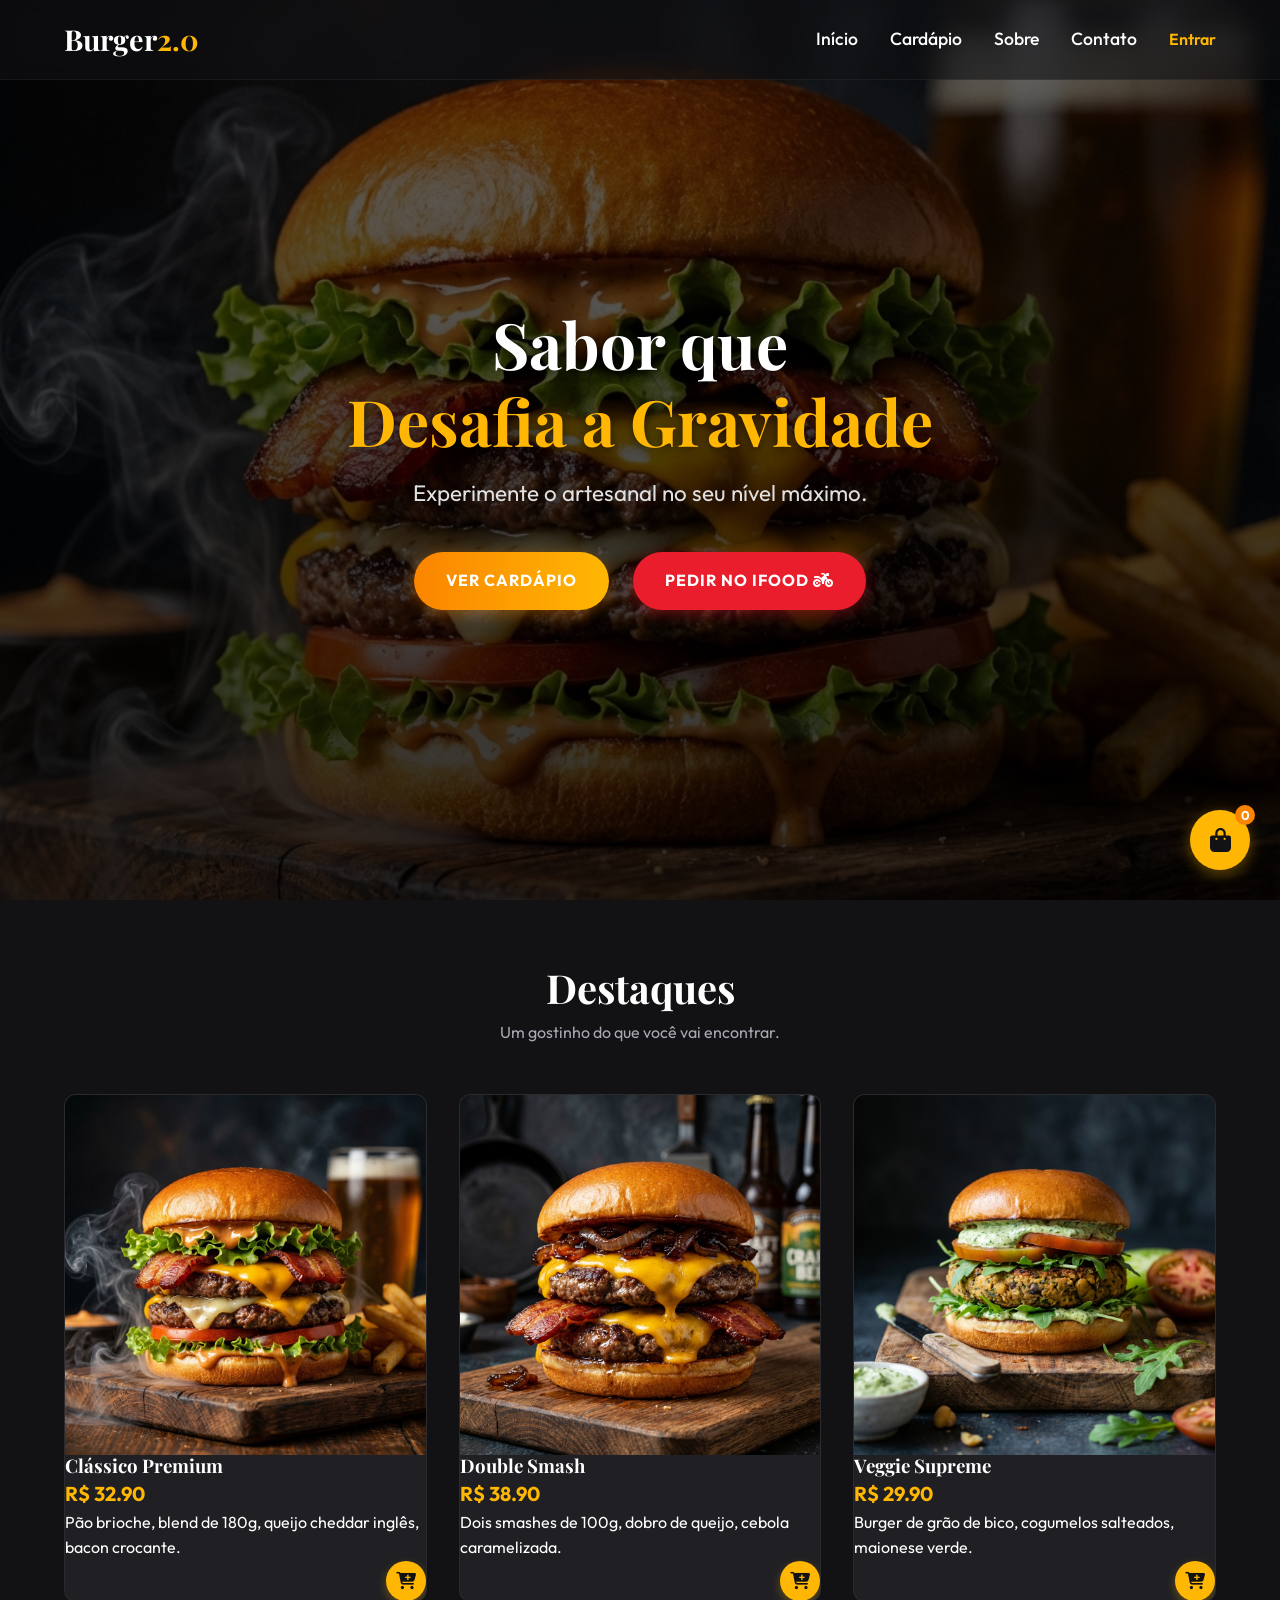
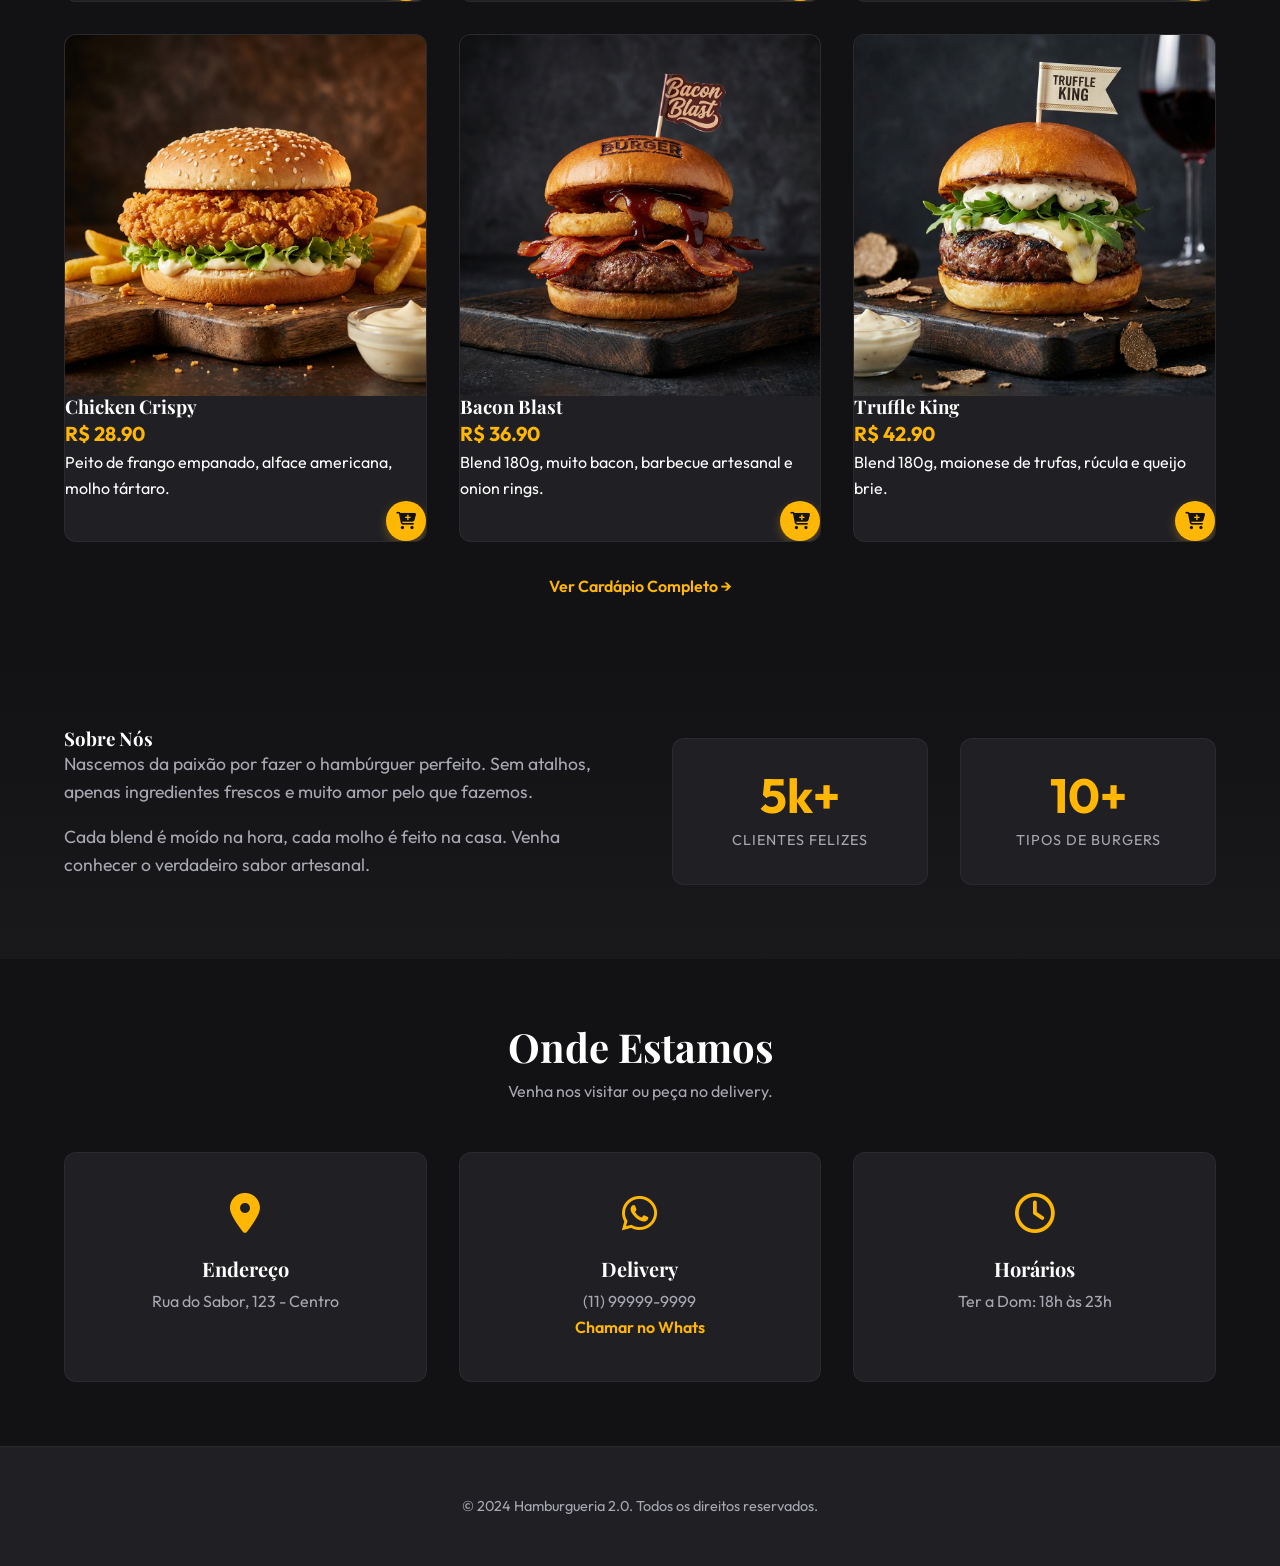
<file: index.html>
<!DOCTYPE html>
<html lang="pt-BR">

<head>
    <meta charset="UTF-8">
    <meta name="viewport" content="width=device-width, initial-scale=1.0">
    <meta name="description" content="Hamburgueria 2.0 - O melhor sabor da cidade">
    <title>Hamburgueria 2.0</title>

    <!-- Fonts -->
    <link rel="preconnect" href="https://fonts.googleapis.com">
    <link rel="preconnect" href="https://fonts.gstatic.com" crossorigin>
    <link
        href="https://fonts.googleapis.com/css2?family=Outfit:wght@300;400;500;700&family=Playfair+Display:ital,wght@0,700;1,700&display=swap"
        rel="stylesheet">

    <!-- Icons -->
    <link rel="stylesheet" href="https://cdnjs.cloudflare.com/ajax/libs/font-awesome/6.4.0/css/all.min.css">

    <!-- Styles -->
    <link rel="stylesheet" href="assets/css/styles.css">
</head>

<body>
    <div id="app">
        <header class="header">
            <nav class="navbar">
                <div class="logo">
                    <h1>Burger<span class="highlight">2.0</span></h1>
                </div>
                <button class="menu-toggle" id="mobile-menu-btn">
                    <i class="fa-solid fa-bars"></i>
                </button>
                <div class="navbar-content" id="navbar-content">
                    <ul class="nav-links">
                        <li><a href="index.html">Início</a></li>
                        <li><a href="menu.html">Cardápio</a></li>
                        <li><a href="about.html">Sobre</a></li>
                        <li><a href="contact.html">Contato</a></li>
                    </ul>
                    <div class="auth-buttons" style="display: flex; align-items: center; gap: 15px;">
                        <a href="login.html" id="login-btn" class="btn-text" style="text-decoration:none;">Entrar</a>
                        <span id="user-display" class="user-display"
                            style="display: none; color: var(--primary);"></span>
                        <a href="orders.html" id="my-orders-btn" class="btn-text"
                            style="display: none; font-size: 0.9rem; text-decoration: none;"><i
                                class="fa-solid fa-receipt"></i> Meus Pedidos</a>
                        <button id="logout-btn" class="btn-text" style="display: none;"><i
                                class="fa-solid fa-right-from-bracket"></i></button>
                    </div>
                </div>
            </nav>
        </header>

        <main>
            <section class="hero" id="home">
                <div class="hero-content">
                    <h2>Sabor que <br><span class="highlight">Desafia a Gravidade</span></h2>
                    <p>Experimente o artesanal no seu nível máximo.</p>
                    <div class="hero-buttons">
                        <a href="menu.html" class="btn-primary">Ver Cardápio</a>
                        <a href="https://www.ifood.com.br" target="_blank" class="btn-primary btn-ifood">
                            Pedir no iFood <i class="fa-solid fa-motorcycle"></i>
                        </a>
                    </div>
                </div>
            </section>

            <section id="menu-preview" class="section">
                <div class="container">
                    <div class="section-header">
                        <h3>Destaques</h3>
                        <p>Um gostinho do que você vai encontrar.</p>
                    </div>
                    <!-- Slight change: we will just show a button or a few items, but for now let's keep it simple or just remove the grid if the user wants strictly a separate page. 
                         For a premium site, usually the home has a "highlights" section. 
                         I'll redirect the grid to render only highlights or just a link. 
                         Let's keep the grid container but maybe script will fill it?
                         The script fills .menu-grid. If I keep .menu-grid here, it will fill with ALL items.
                         Maybe unrelated but I should rename identifiers if I want different behavior.
                         For now, I'll keep it as is, so Home also has the menu, but the LINK goes to menu.html.
                         User asked: "adicione uma pagina so para cardapio".
                         So Home probably shouldn't show the FULL menu, or maybe just highlights.
                         I'll keep it simple: Home has the full menu section for now (as scrollable), but the link "Cardápio" goes to the separate page.
                    -->
                    <div class="menu-grid">
                        <!-- Items injected via JS -->
                    </div>
                    <div style="text-align: center; margin-top: 2rem;">
                        <a href="menu.html" class="btn-text">Ver Cardápio Completo &rarr;</a>
                    </div>
                </div>
            </section>

            <!-- Removing Auth Modal below -->


            <section id="about" class="section about-section">
                <div class="container">
                    <div class="about-content">
                        <div class="about-text">
                            <h3>Sobre Nós</h3>
                            <p>Nascemos da paixão por fazer o hambúrguer perfeito. Sem atalhos, apenas ingredientes
                                frescos e muito amor pelo que fazemos.</p>
                            <p>Cada blend é moído na hora, cada molho é feito na casa. Venha conhecer o verdadeiro sabor
                                artesanal.</p>
                        </div>
                        <div class="about-stats">
                            <div class="stat">
                                <span class="number">5k+</span>
                                <span class="label">Clientes Felizes</span>
                            </div>
                            <div class="stat">
                                <span class="number">10+</span>
                                <span class="label">Tipos de Burgers</span>
                            </div>
                        </div>
                    </div>
                </div>
            </section>

            <section id="contact" class="section contact-section">
                <div class="container">
                    <div class="section-header">
                        <h3>Onde Estamos</h3>
                        <p>Venha nos visitar ou peça no delivery.</p>
                    </div>
                    <div class="contact-grid">
                        <div class="contact-card">
                            <i class="fa-solid fa-location-dot"></i>
                            <h4>Endereço</h4>
                            <p>Rua do Sabor, 123 - Centro</p>
                        </div>
                        <div class="contact-card">
                            <i class="fa-brands fa-whatsapp"></i>
                            <h4>Delivery</h4>
                            <p>(11) 99999-9999</p>
                            <a href="#" class="btn-text">Chamar no Whats</a>
                        </div>
                        <div class="contact-card">
                            <i class="fa-regular fa-clock"></i>
                            <h4>Horários</h4>
                            <p>Ter a Dom: 18h às 23h</p>
                        </div>
                    </div>
                </div>
            </section>
        </main>

        <footer>
            <p>&copy; 2024 Hamburgueria 2.0. Todos os direitos reservados.</p>
        </footer>

        <!-- Cart Modal -->
        <div id="cart-modal" class="cart-overlay">
            <div class="cart-container">
                <div class="cart-header">
                    <h3>Seu Pedido</h3>
                    <button id="close-cart-btn"><i class="fa-solid fa-xmark"></i></button>
                </div>
                <div class="cart-items" id="cart-items">
                    <!-- Items will be injected here via JS -->
                    <p class="empty-cart-msg">Seu carrinho está vazio.</p>
                </div>
                <div class="cart-footer">
                    <div class="cart-total">
                        <span>Total:</span>
                        <span id="cart-total-price">R$ 0,00</span>
                    </div>
                    <button id="checkout-btn" class="btn-primary">Finalizar Pedido <i
                            class="fa-solid fa-check"></i></button>
                </div>
            </div>
        </div>

        <!-- Float Button for Cart -->
        <button id="cart-btn" class="cart-float-btn">
            <i class="fa-solid fa-bag-shopping"></i>
            <span id="cart-count" class="cart-count">0</span>
        </button>

        <!-- Auth Modal -->
        <div id="auth-modal" class="auth-overlay">
            <div class="auth-container">
                <button id="close-auth-btn" class="close-modal-btn"><i class="fa-solid fa-xmark"></i></button>

                <!-- Login Form -->
                <div id="login-form" class="auth-form active">
                    <h3>Bem-vindo de volta!</h3>
                    <p>Faça login para continuar.</p>
                    <form onsubmit="event.preventDefault(); window.handleLogin();">
                        <div class="input-group">
                            <i class="fa-solid fa-envelope"></i>
                            <input type="email" id="login-email" placeholder="Seu e-mail" required>
                        </div>
                        <div class="input-group">
                            <i class="fa-solid fa-lock"></i>
                            <input type="password" id="login-password" placeholder="Sua senha" required>
                        </div>
                        <button type="submit" class="btn-primary full-width">Entrar</button>
                    </form>
                    <p class="auth-switch">
                        Não tem conta? <a href="#" id="switch-to-register">Cadastre-se</a>
                    </p>
                </div>

                <!-- Register Form -->
                <div id="register-form" class="auth-form">
                    <h3>Crie sua conta</h3>
                    <p>Junte-se a nós para ofertas exclusivas.</p>
                    <form onsubmit="event.preventDefault(); window.handleRegister();">
                        <div class="input-group">
                            <i class="fa-solid fa-user"></i>
                            <input type="text" id="register-name" placeholder="Seu nome completo" required>
                        </div>
                        <div class="input-group">
                            <i class="fa-solid fa-envelope"></i>
                            <input type="email" id="register-email" placeholder="Seu melhor e-mail" required>
                        </div>
                        <div class="input-group">
                            <i class="fa-solid fa-lock"></i>
                            <input type="password" id="register-password" placeholder="Uma senha segura" required>
                        </div>
                        <button type="submit" class="btn-primary full-width">Cadastrar</button>
                    </form>
                    <p class="auth-switch">
                        Já tem conta? <a href="#" id="switch-to-login">Entrar</a>
                    </p>
                </div>
            </div>
        </div>
    </div>

    <script src="assets/js/script.js"></script>
</body>

</html>
</file>
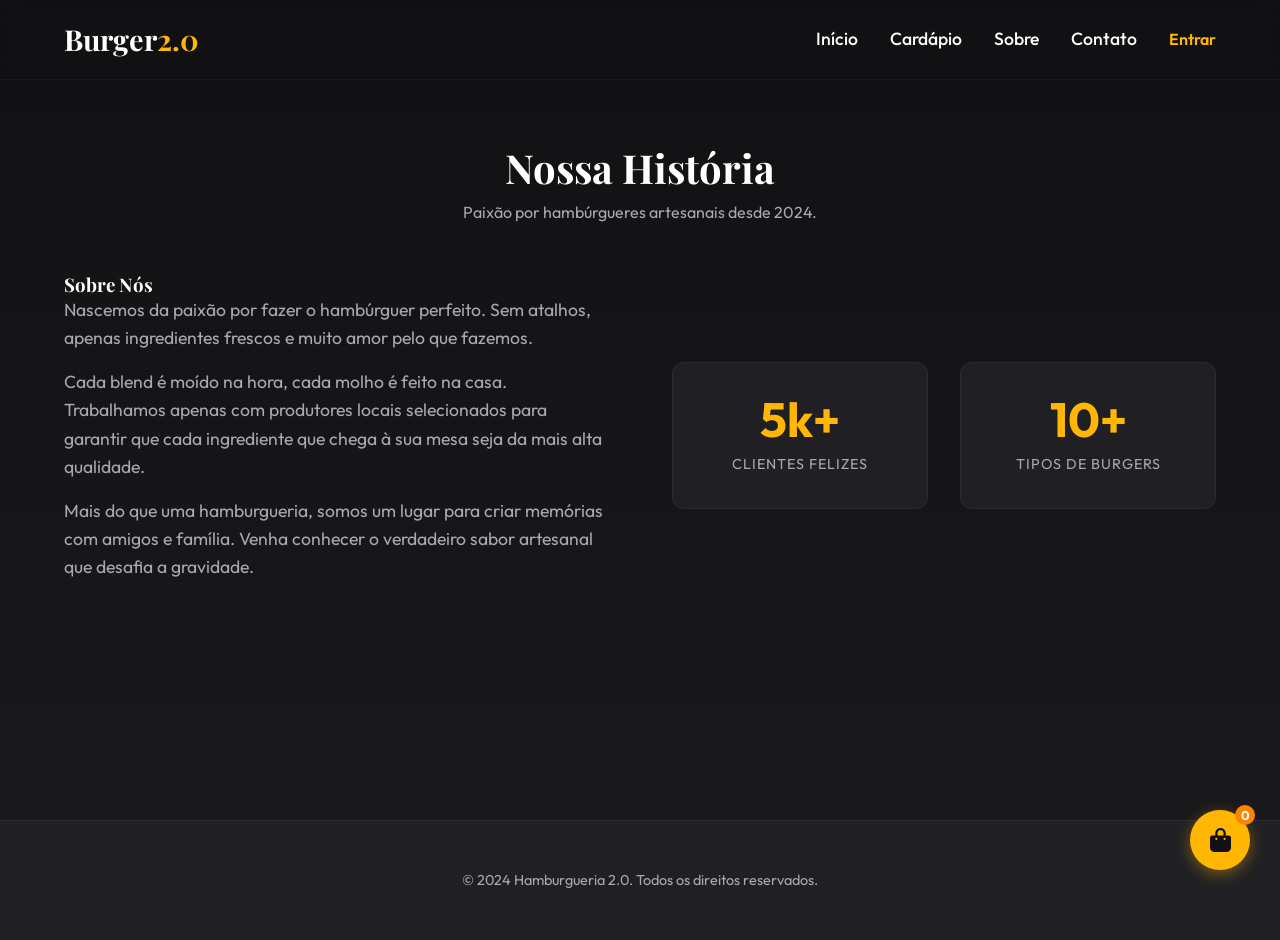
<file: about.html>
<!DOCTYPE html>
<html lang="pt-BR">

<head>
    <meta charset="UTF-8">
    <meta name="viewport" content="width=device-width, initial-scale=1.0">
    <meta name="description" content="Sobre Nós - Hamburgueria 2.0">
    <title>Sobre - Hamburgueria 2.0</title>
    <!-- Fonts -->
    <link rel="preconnect" href="https://fonts.googleapis.com">
    <link rel="preconnect" href="https://fonts.gstatic.com" crossorigin>
    <link
        href="https://fonts.googleapis.com/css2?family=Outfit:wght@300;400;500;700&family=Playfair+Display:ital,wght@0,700;1,700&display=swap"
        rel="stylesheet">
    <!-- Icons -->
    <link rel="stylesheet" href="https://cdnjs.cloudflare.com/ajax/libs/font-awesome/6.4.0/css/all.min.css">
    <!-- Styles -->
    <link rel="stylesheet" href="assets/css/styles.css">
</head>

<body>
    <div id="app">
        <header class="header">
            <nav class="navbar">
                <div class="logo">
                    <a href="index.html" style="text-decoration:none;">
                        <h1>Burger<span class="highlight">2.0</span></h1>
                    </a>
                </div>
                <button class="menu-toggle" id="mobile-menu-btn">
                    <i class="fa-solid fa-bars"></i>
                </button>
                <div class="navbar-content" id="navbar-content">
                    <ul class="nav-links">
                        <li><a href="index.html">Início</a></li>
                        <li><a href="menu.html">Cardápio</a></li>
                        <li><a href="about.html" class="active">Sobre</a></li>
                        <li><a href="contact.html">Contato</a></li>
                    </ul>
                    <div class="auth-buttons" style="display: flex; align-items: center; gap: 15px;">
                        <a href="login.html" id="login-btn" class="btn-text" style="text-decoration:none;">Entrar</a>
                        <span id="user-display" class="user-display"
                            style="display: none; color: var(--primary);"></span>
                        <a href="orders.html" id="my-orders-btn" class="btn-text"
                            style="display: none; font-size: 0.9rem; text-decoration: none;"><i
                                class="fa-solid fa-receipt"></i> Meus Pedidos</a>
                        <button id="logout-btn" class="btn-text" style="display: none;"><i
                                class="fa-solid fa-right-from-bracket"></i></button>
                        <!-- Cart Indicator in Header for Desktop -->
                        <div id="header-cart-indicator"
                            style="color: var(--primary); font-weight: bold; margin-left:10px; display:none;">
                            <i class="fa-solid fa-cart-shopping"></i> <span id="header-cart-count">0</span>
                        </div>
                    </div>
                </div>
            </nav>
        </header>

        <main style="padding-top: 80px;">
            <section class="section about-section" style="min-height: calc(100vh - 80px - 80px);">
                <div class="container">
                    <div class="section-header">
                        <h3>Nossa História</h3>
                        <p>Paixão por hambúrgueres artesanais desde 2024.</p>
                    </div>
                    <div class="about-content">
                        <div class="about-text">
                            <h3>Sobre Nós</h3>
                            <p>Nascemos da paixão por fazer o hambúrguer perfeito. Sem atalhos, apenas ingredientes
                                frescos e muito amor pelo que fazemos.</p>
                            <p>Cada blend é moído na hora, cada molho é feito na casa. Trabalhamos apenas com produtores
                                locais selecionados para garantir que cada ingrediente que chega à sua mesa seja da mais
                                alta qualidade.</p>
                            <p>Mais do que uma hamburgueria, somos um lugar para criar memórias com amigos e família.
                                Venha conhecer o verdadeiro sabor artesanal que desafia a gravidade.</p>
                        </div>
                        <div class="about-stats">
                            <div class="stat">
                                <span class="number">5k+</span>
                                <span class="label">Clientes Felizes</span>
                            </div>
                            <div class="stat">
                                <span class="number">10+</span>
                                <span class="label">Tipos de Burgers</span>
                            </div>
                        </div>
                    </div>
                </div>
            </section>
        </main>

        <footer>
            <p>&copy; 2024 Hamburgueria 2.0. Todos os direitos reservados.</p>
        </footer>

        <!-- Cart Modal -->
        <div id="cart-modal" class="cart-overlay">
            <div class="cart-container">
                <div class="cart-header">
                    <h3>Seu Pedido</h3>
                    <button id="close-cart-btn"><i class="fa-solid fa-xmark"></i></button>
                </div>
                <div class="cart-items" id="cart-items">
                    <!-- Items will be injected here via JS -->
                    <p class="empty-cart-msg">Seu carrinho está vazio.</p>
                </div>
                <div class="cart-footer">
                    <div class="cart-total">
                        <span>Total:</span>
                        <span id="cart-total-price">R$ 0,00</span>
                    </div>
                    <button id="checkout-btn" class="btn-primary">Finalizar no WhatsApp <i
                            class="fa-brands fa-whatsapp"></i></button>
                </div>
            </div>
        </div>

        <!-- Float Button for Cart -->
        <button id="cart-btn" class="cart-float-btn">
            <i class="fa-solid fa-bag-shopping"></i>
            <span id="cart-count" class="cart-count">0</span>
        </button>

        <!-- Auth Modal -->
        <div id="auth-modal" class="auth-overlay">
            <div class="auth-container">
                <button id="close-auth-btn" class="close-modal-btn"><i class="fa-solid fa-xmark"></i></button>

                <!-- Login Form -->
                <div id="login-form" class="auth-form active">
                    <h3>Bem-vindo de volta!</h3>
                    <p>Faça login para continuar.</p>
                    <form onsubmit="event.preventDefault(); window.handleLogin();">
                        <div class="input-group">
                            <i class="fa-solid fa-envelope"></i>
                            <input type="email" id="login-email" placeholder="Seu e-mail" required>
                        </div>
                        <div class="input-group">
                            <i class="fa-solid fa-lock"></i>
                            <input type="password" id="login-password" placeholder="Sua senha" required>
                        </div>
                        <button type="submit" class="btn-primary full-width">Entrar</button>
                    </form>
                    <p class="auth-switch">
                        Não tem conta? <a href="#" id="switch-to-register">Cadastre-se</a>
                    </p>
                </div>

                <!-- Register Form -->
                <div id="register-form" class="auth-form">
                    <h3>Crie sua conta</h3>
                    <p>Junte-se a nós para ofertas exclusivas.</p>
                    <form onsubmit="event.preventDefault(); window.handleRegister();">
                        <div class="input-group">
                            <i class="fa-solid fa-user"></i>
                            <input type="text" id="register-name" placeholder="Seu nome completo" required>
                        </div>
                        <div class="input-group">
                            <i class="fa-solid fa-envelope"></i>
                            <input type="email" id="register-email" placeholder="Seu melhor e-mail" required>
                        </div>
                        <div class="input-group">
                            <i class="fa-solid fa-lock"></i>
                            <input type="password" id="register-password" placeholder="Uma senha segura" required>
                        </div>
                        <button type="submit" class="btn-primary full-width">Cadastrar</button>
                    </form>
                    <p class="auth-switch">
                        Já tem conta? <a href="#" id="switch-to-login">Entrar</a>
                    </p>
                </div>
            </div>
        </div>
    </div>
    <script src="assets/js/script.js"></script>
</body>

</html>
</file>
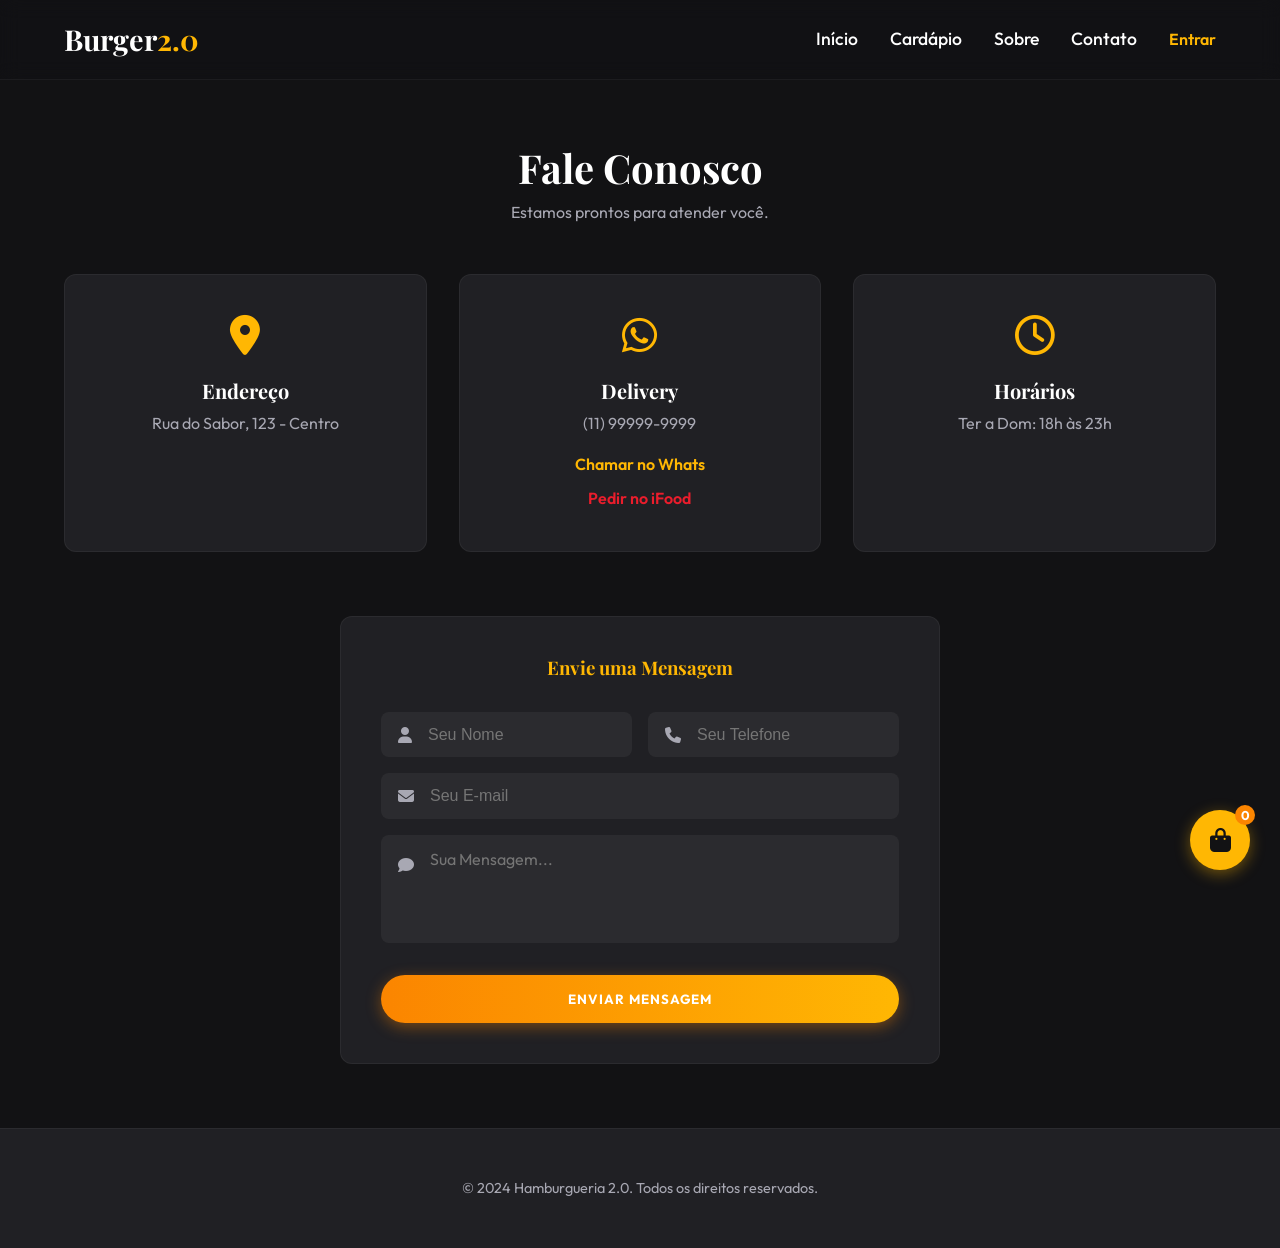
<file: contact.html>
<!DOCTYPE html>
<html lang="pt-BR">

<head>
    <meta charset="UTF-8">
    <meta name="viewport" content="width=device-width, initial-scale=1.0">
    <meta name="description" content="Fale Conosco - Hamburgueria 2.0">
    <title>Contato - Hamburgueria 2.0</title>
    <!-- Fonts -->
    <link rel="preconnect" href="https://fonts.googleapis.com">
    <link rel="preconnect" href="https://fonts.gstatic.com" crossorigin>
    <link
        href="https://fonts.googleapis.com/css2?family=Outfit:wght@300;400;500;700&family=Playfair+Display:ital,wght@0,700;1,700&display=swap"
        rel="stylesheet">
    <!-- Icons -->
    <link rel="stylesheet" href="https://cdnjs.cloudflare.com/ajax/libs/font-awesome/6.4.0/css/all.min.css">
    <!-- Styles -->
    <link rel="stylesheet" href="assets/css/styles.css">
    <style>
        .contact-form-section {
            max-width: 600px;
            margin: 4rem auto 0;
            background: var(--card-bg);
            padding: 2.5rem;
            border-radius: var(--border-radius);
            border: 1px solid rgba(255, 255, 255, 0.05);
        }

        .contact-form-section h3 {
            text-align: center;
            margin-bottom: 2rem;
            color: var(--primary);
        }

        .form-row {
            display: grid;
            grid-template-columns: 1fr 1fr;
            gap: 1rem;
        }

        @media (max-width: 768px) {
            .form-row {
                grid-template-columns: 1fr;
            }
        }
    </style>
</head>

<body>
    <div id="app">
        <header class="header">
            <nav class="navbar">
                <div class="logo">
                    <a href="index.html" style="text-decoration:none;">
                        <h1>Burger<span class="highlight">2.0</span></h1>
                    </a>
                </div>
                <button class="menu-toggle" id="mobile-menu-btn">
                    <i class="fa-solid fa-bars"></i>
                </button>
                <div class="navbar-content" id="navbar-content">
                    <ul class="nav-links">
                        <li><a href="index.html">Início</a></li>
                        <li><a href="menu.html">Cardápio</a></li>
                        <li><a href="about.html">Sobre</a></li>
                        <li><a href="contact.html" class="active">Contato</a></li>
                    </ul>
                    <div class="auth-buttons" style="display: flex; align-items: center; gap: 15px;">
                        <a href="login.html" id="login-btn" class="btn-text" style="text-decoration:none;">Entrar</a>
                        <span id="user-display" class="user-display"
                            style="display: none; color: var(--primary);"></span>
                        <a href="orders.html" id="my-orders-btn" class="btn-text"
                            style="display: none; font-size: 0.9rem; text-decoration: none;"><i
                                class="fa-solid fa-receipt"></i> Meus Pedidos</a>
                        <button id="logout-btn" class="btn-text" style="display: none;"><i
                                class="fa-solid fa-right-from-bracket"></i></button>
                        <!-- Cart Indicator in Header for Desktop -->
                        <div id="header-cart-indicator"
                            style="color: var(--primary); font-weight: bold; margin-left:10px; display:none;">
                            <i class="fa-solid fa-cart-shopping"></i> <span id="header-cart-count">0</span>
                        </div>
                    </div>
                </div>
            </nav>
        </header>

        <main style="padding-top: 80px;">
            <section class="section contact-section">
                <div class="container">
                    <div class="section-header">
                        <h3>Fale Conosco</h3>
                        <p>Estamos prontos para atender você.</p>
                    </div>

                    <div class="contact-grid">
                        <div class="contact-card">
                            <i class="fa-solid fa-location-dot"></i>
                            <h4>Endereço</h4>
                            <p>Rua do Sabor, 123 - Centro</p>
                        </div>
                        <div class="contact-card">
                            <i class="fa-brands fa-whatsapp"></i>
                            <h4>Delivery</h4>
                            <p>(11) 99999-9999</p>
                            <div style="display: flex; flex-direction: column; gap: 0.5rem; margin-top: 1rem;">
                                <a href="#" class="btn-text">Chamar no Whats</a>
                                <a href="https://www.ifood.com.br" target="_blank" class="btn-text"
                                    style="color: #EA1D2C;">Pedir no iFood</a>
                            </div>
                        </div>
                        <div class="contact-card">
                            <i class="fa-regular fa-clock"></i>
                            <h4>Horários</h4>
                            <p>Ter a Dom: 18h às 23h</p>
                        </div>
                    </div>

                    <!-- Contact Form -->
                    <div class="contact-form-section">
                        <h3>Envie uma Mensagem</h3>
                        <form onsubmit="event.preventDefault(); alert('Mensagem enviada com sucesso! (Demo)');">
                            <div class="form-row">
                                <div class="input-group">
                                    <i class="fa-solid fa-user"></i>
                                    <input type="text" placeholder="Seu Nome" required>
                                </div>
                                <div class="input-group">
                                    <i class="fa-solid fa-phone"></i>
                                    <input type="tel" placeholder="Seu Telefone">
                                </div>
                            </div>
                            <div class="input-group">
                                <i class="fa-solid fa-envelope"></i>
                                <input type="email" placeholder="Seu E-mail" required>
                            </div>
                            <div class="input-group" style="align-items: flex-start;">
                                <i class="fa-solid fa-comment" style="margin-top: 8px;"></i>
                                <textarea placeholder="Sua Mensagem..." rows="4"
                                    style="width: 100%; background: none; border: none; color: #fff; outline: none; resize: none; font-family: inherit; font-size: 1rem;"></textarea>
                            </div>
                            <button type="submit" class="btn-primary full-width">Enviar Mensagem</button>
                        </form>
                    </div>
                </div>
            </section>
        </main>

        <footer>
            <p>&copy; 2024 Hamburgueria 2.0. Todos os direitos reservados.</p>
        </footer>

        <!-- Cart Modal -->
        <div id="cart-modal" class="cart-overlay">
            <div class="cart-container">
                <div class="cart-header">
                    <h3>Seu Pedido</h3>
                    <button id="close-cart-btn"><i class="fa-solid fa-xmark"></i></button>
                </div>
                <div class="cart-items" id="cart-items">
                    <!-- Items will be injected here via JS -->
                    <p class="empty-cart-msg">Seu carrinho está vazio.</p>
                </div>
                <div class="cart-footer">
                    <div class="cart-total">
                        <span>Total:</span>
                        <span id="cart-total-price">R$ 0,00</span>
                    </div>
                    <button id="checkout-btn" class="btn-primary">Finalizar no WhatsApp <i
                            class="fa-brands fa-whatsapp"></i></button>
                </div>
            </div>
        </div>

        <!-- Float Button for Cart -->
        <button id="cart-btn" class="cart-float-btn">
            <i class="fa-solid fa-bag-shopping"></i>
            <span id="cart-count" class="cart-count">0</span>
        </button>

        <!-- Auth Modal -->
        <div id="auth-modal" class="auth-overlay">
            <div class="auth-container">
                <button id="close-auth-btn" class="close-modal-btn"><i class="fa-solid fa-xmark"></i></button>

                <!-- Login Form -->
                <div id="login-form" class="auth-form active">
                    <h3>Bem-vindo de volta!</h3>
                    <p>Faça login para continuar.</p>
                    <form onsubmit="event.preventDefault(); window.handleLogin();">
                        <div class="input-group">
                            <i class="fa-solid fa-envelope"></i>
                            <input type="email" id="login-email" placeholder="Seu e-mail" required>
                        </div>
                        <div class="input-group">
                            <i class="fa-solid fa-lock"></i>
                            <input type="password" id="login-password" placeholder="Sua senha" required>
                        </div>
                        <button type="submit" class="btn-primary full-width">Entrar</button>
                    </form>
                    <p class="auth-switch">
                        Não tem conta? <a href="#" id="switch-to-register">Cadastre-se</a>
                    </p>
                </div>

                <!-- Register Form -->
                <div id="register-form" class="auth-form">
                    <h3>Crie sua conta</h3>
                    <p>Junte-se a nós para ofertas exclusivas.</p>
                    <form onsubmit="event.preventDefault(); window.handleRegister();">
                        <div class="input-group">
                            <i class="fa-solid fa-user"></i>
                            <input type="text" id="register-name" placeholder="Seu nome completo" required>
                        </div>
                        <div class="input-group">
                            <i class="fa-solid fa-envelope"></i>
                            <input type="email" id="register-email" placeholder="Seu melhor e-mail" required>
                        </div>
                        <div class="input-group">
                            <i class="fa-solid fa-lock"></i>
                            <input type="password" id="register-password" placeholder="Uma senha segura" required>
                        </div>
                        <button type="submit" class="btn-primary full-width">Cadastrar</button>
                    </form>
                    <p class="auth-switch">
                        Já tem conta? <a href="#" id="switch-to-login">Entrar</a>
                    </p>
                </div>
            </div>
        </div>
    </div>
    <script src="assets/js/script.js"></script>
</body>

</html>
</file>
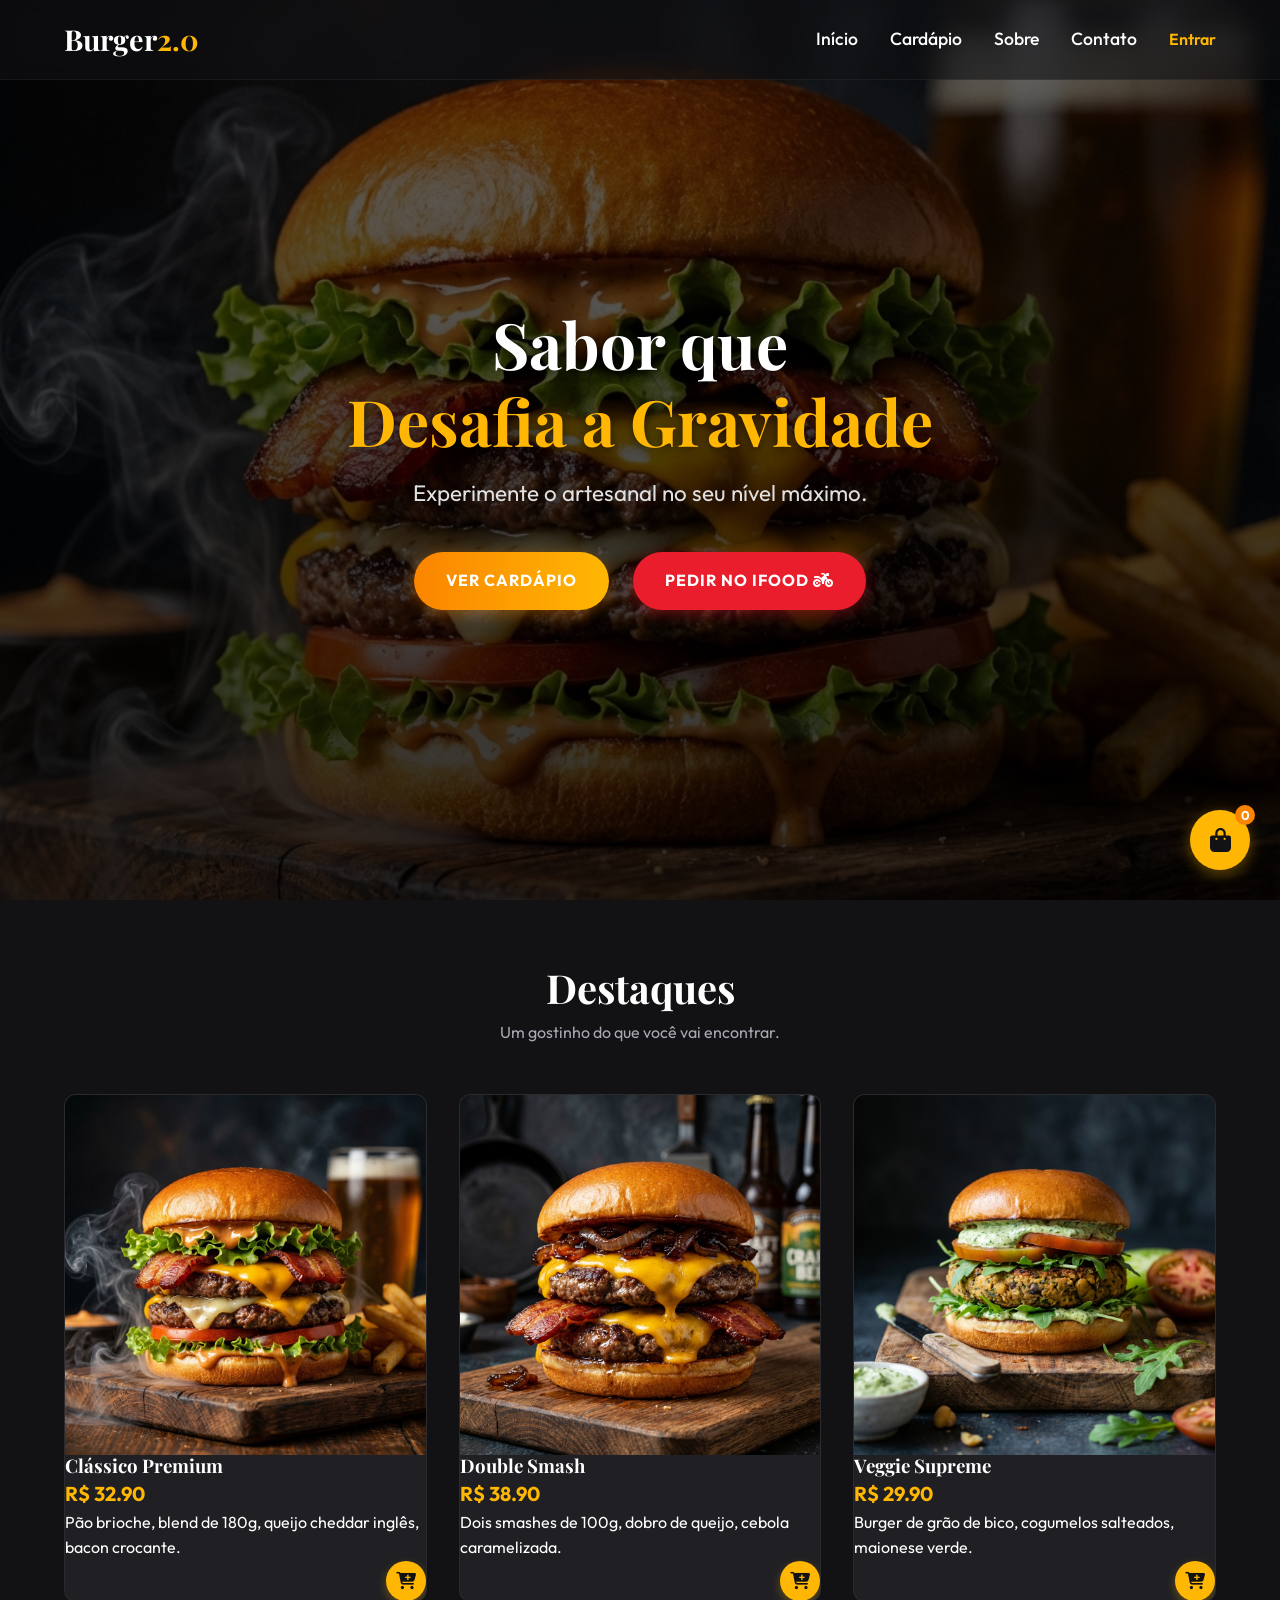
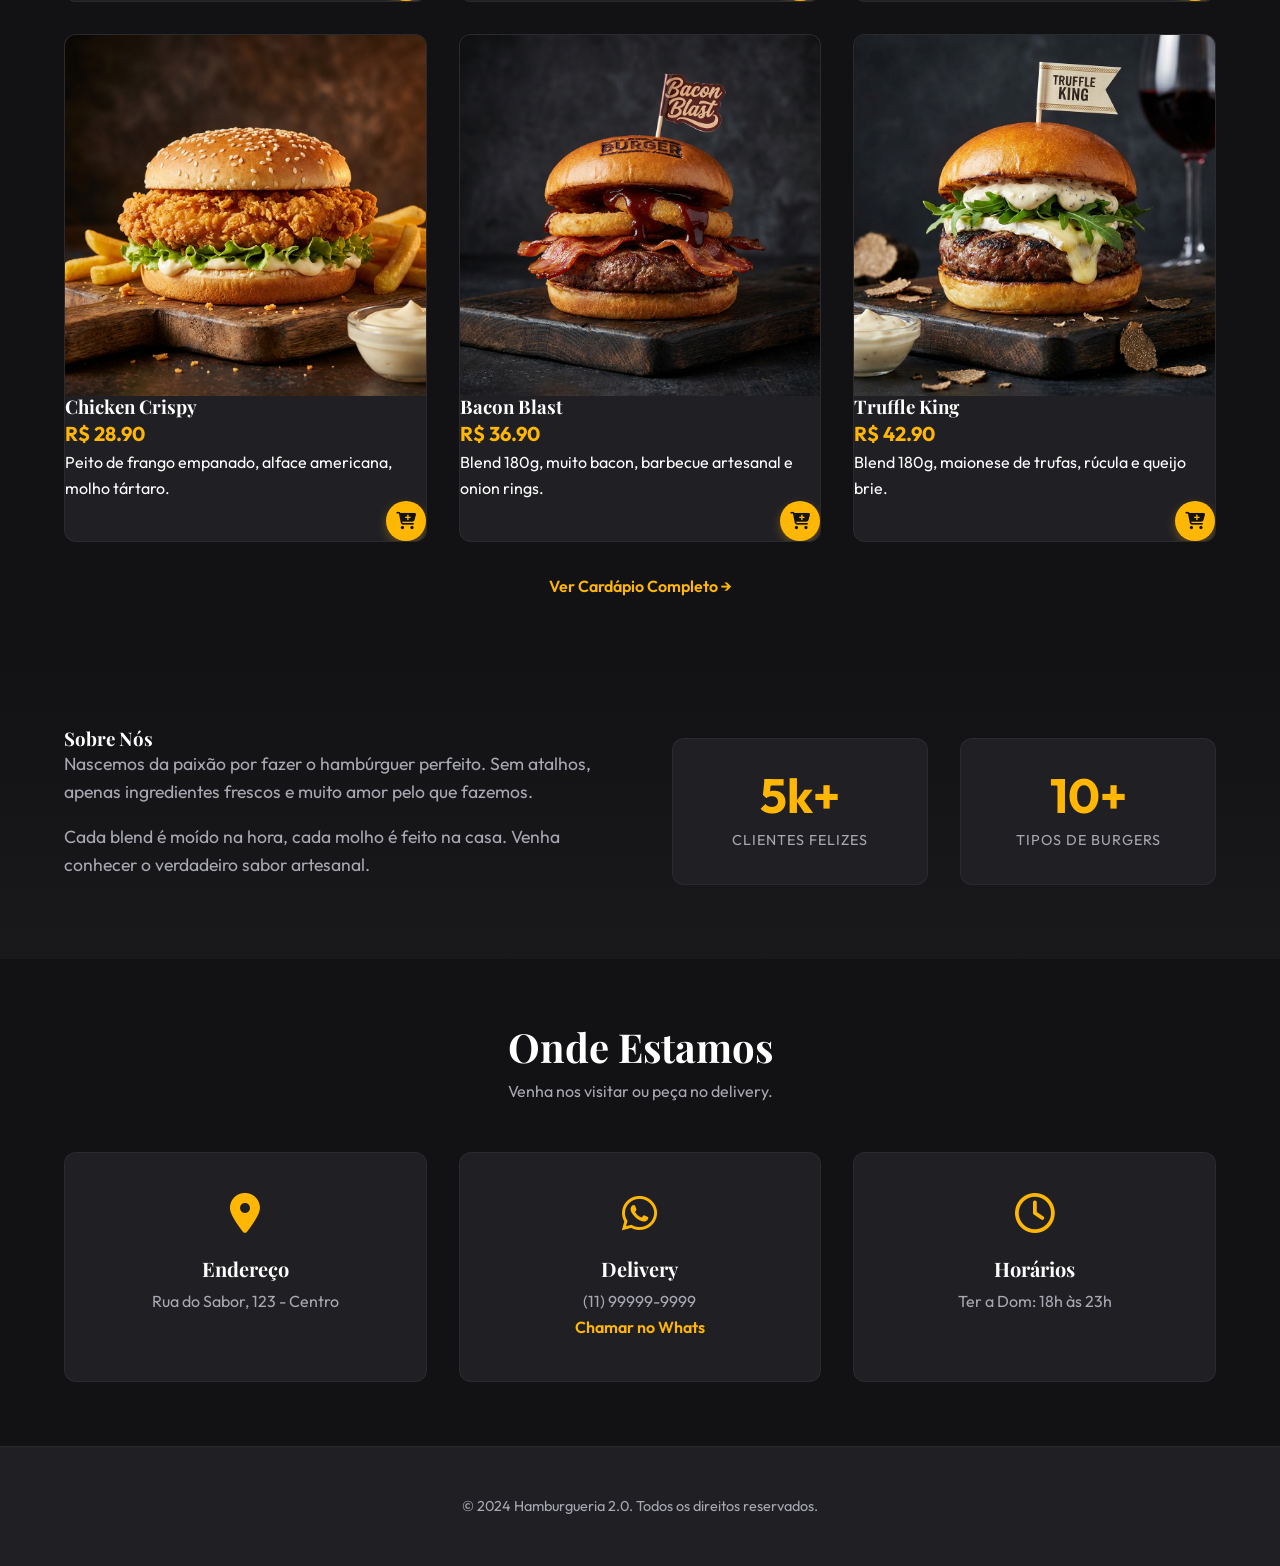
<file: dashboard.html>
<!DOCTYPE html>
<html lang="pt-BR">

<head>
    <meta charset="UTF-8">
    <meta name="viewport" content="width=device-width, initial-scale=1.0">
    <title>Dashboard - Hamburgueria 2.0</title>
    <!-- Fonts -->
    <link rel="preconnect" href="https://fonts.googleapis.com">
    <link rel="preconnect" href="https://fonts.gstatic.com" crossorigin>
    <link
        href="https://fonts.googleapis.com/css2?family=Outfit:wght@300;400;500;700&family=Playfair+Display:ital,wght@0,700;1,700&display=swap"
        rel="stylesheet">
    <!-- Icons -->
    <link rel="stylesheet" href="https://cdnjs.cloudflare.com/ajax/libs/font-awesome/6.4.0/css/all.min.css">
    <!-- Styles -->
    <link rel="stylesheet" href="assets/css/styles.css">
    <style>
        .dashboard-container {
            display: flex;
            min-height: 100vh;
        }

        .sidebar {
            width: 250px;
            background: rgba(18, 18, 20, 0.9);
            border-right: 1px solid rgba(255, 255, 255, 0.05);
            padding: 2rem;
            display: flex;
            flex-direction: column;
        }

        .sidebar h2 {
            margin-bottom: 2rem;
            font-size: 1.5rem;
        }

        .sidebar a {
            color: var(--text-muted);
            text-decoration: none;
            padding: 1rem 0;
            border-bottom: 1px solid rgba(255, 255, 255, 0.05);
            transition: color 0.3s;
        }

        .sidebar a:hover,
        .sidebar a.active {
            color: var(--primary);
        }

        .main-content {
            flex: 1;
            padding: 2rem;
            overflow-y: auto;
        }

        .stats-grid {
            display: grid;
            grid-template-columns: repeat(auto-fit, minmax(250px, 1fr));
            gap: 1.5rem;
            margin-bottom: 3rem;
        }

        .stat-card {
            background: var(--card-bg);
            padding: 1.5rem;
            border-radius: var(--border-radius);
            display: flex;
            align-items: center;
            gap: 1rem;
        }

        .stat-icon {
            font-size: 2rem;
            color: var(--primary);
        }

        .status-badge {
            padding: 0.3rem 0.8rem;
            border-radius: 20px;
            font-size: 0.8rem;
            font-weight: 500;
        }

        .status-pending {
            background: rgba(251, 133, 0, 0.2);
            color: var(--primary);
        }

        .status-completed {
            background: rgba(0, 255, 127, 0.2);
            color: #00ff7f;
        }

        .status-cancelled {
            background: rgba(255, 69, 58, 0.2);
            color: #ff453a;
        }

        .btn-action {
            background: none;
            border: none;
            color: var(--text-muted);
            cursor: pointer;
            transition: color 0.3s;
            margin-right: 0.8rem;
        }

        .btn-action:hover {
            color: var(--light);
        }

        .stat-info h4 {
            color: var(--text-muted);
            font-size: 0.9rem;
            margin-bottom: 0.3rem;
        }

        .stat-info .value {
            font-size: 1.5rem;
            font-weight: 700;
        }

        .orders-table {
            width: 100%;
            border-collapse: collapse;
            background: var(--card-bg);
            border-radius: var(--border-radius);
            overflow: hidden;
        }

        .orders-table th,
        .orders-table td {
            text-align: left;
            padding: 1rem;
            border-bottom: 1px solid rgba(255, 255, 255, 0.05);
        }

        .orders-table th {
            background: rgba(255, 255, 255, 0.05);
            font-weight: 600;
        }

        @media (max-width: 768px) {
            .dashboard-container {
                flex-direction: column;
            }

            .sidebar {
                width: 100%;
            }
        }

        /* Fix Dropdown Visibility */
        select option {
            background: #121214;
            color: white;
        }

        /* Modal Default Style */
        .modal {
            display: none;
            position: fixed;
            top: 0;
            left: 0;
            width: 100%;
            height: 100%;
            background: rgba(0, 0, 0, 0.7);
            z-index: 1000;
            justify-content: center;
            align-items: center;
        }

        .modal.open {
            display: flex;
        }

        .modal-content {
            background: var(--card-bg);
            padding: 2rem;
            border-radius: var(--border-radius);
            min-width: 300px;
            animation: slideUp 0.3s ease;
            position: relative;
        }

        .close-modal {
            position: absolute;
            top: 15px;
            right: 15px;
            background: none;
            border: none;
            font-size: 1.2rem;
            cursor: pointer;
            color: var(--danger, #ff453a);
        }
    </style>
</head>

<body>
    <div class="dashboard-container">
        <aside class="sidebar">
            <h2>Burger<span class="highlight">2.0</span> Admin</h2>
            <a href="#" onclick="switchView('dashboard')" class="active"><i class="fa-solid fa-chart-line"></i> Visão
                Geral</a>
            <a href="#" onclick="switchView('orders')"><i class="fa-solid fa-list"></i> Pedidos</a>
            <a href="#" onclick="switchView('products')"><i class="fa-solid fa-box"></i> Produtos</a>
            <a href="#" onclick="logout()" style="margin-top: auto; border: none;"><i
                    class="fa-solid fa-right-from-bracket"></i> Sair</a>
        </aside>

        <main class="main-content">
            <!-- VIEW: OVERVIEW -->
            <div id="view-dashboard" class="dashboard-view active">
                <header style="margin-bottom: 2rem;">
                    <h3>Dashboard de Vendas</h3>
                    <p>Bem-vindo, Admin.</p>
                </header>

                <div class="stats-grid">
                    <div class="stat-card">
                        <div class="stat-icon"><i class="fa-solid fa-cart-shopping"></i></div>
                        <div class="stat-info">
                            <h4>Total de Vendas</h4>
                            <div class="value" id="total-sales">0</div>
                        </div>
                    </div>
                    <div class="stat-card">
                        <div class="stat-icon"><i class="fa-solid fa-dollar-sign"></i></div>
                        <div class="stat-info">
                            <h4>Faturamento</h4>
                            <div class="value" id="total-revenue">R$ 0,00</div>
                        </div>
                    </div>
                    <div class="stat-card">
                        <div class="stat-icon"><i class="fa-solid fa-users"></i></div>
                        <div class="stat-info">
                            <h4>Clientes</h4>
                            <div class="value" id="total-customers">0</div>
                        </div>
                    </div>
                </div>

                <section>
                    <div
                        style="display: flex; justify-content: space-between; align-items: center; margin-bottom: 1rem;">
                        <h4 style="margin: 0;">Pedidos Recentes</h4>
                        <button onclick="clearAllOrders()"
                            style="background: var(--danger); color: white; border: none; padding: 0.4rem 0.8rem; border-radius: 4px; cursor: pointer; font-size: 0.8rem;">
                            <i class="fa-solid fa-trash"></i> Limpar Tudo
                        </button>
                    </div>
                    <div style="overflow-x: auto;">
                        <table class="orders-table">
                            <thead>
                                <tr>
                                    <th>#ID</th>
                                    <th>Data</th>
                                    <th>Cliente</th>
                                    <th>Total</th>
                                    <th>Status</th>
                                    <th>Ações</th>
                                </tr>
                            </thead>
                            <tbody id="recent-orders-body">
                                <!-- Rows injected via JS -->
                            </tbody>
                        </table>
                    </div>
                </section>
            </div>

            <!-- VIEW: ORDERS (Full List) -->
            <div id="view-orders" class="dashboard-view" style="display: none;">
                <header
                    style="margin-bottom: 2rem; display: flex; justify-content: space-between; align-items: center;">
                    <div>
                        <h3>Gestão de Pedidos</h3>
                        <p>Todos os pedidos realizados.</p>
                    </div>
                    <button onclick="clearAllOrders()"
                        style="background: var(--danger); color: white; border: none; padding: 0.5rem 1rem; border-radius: 4px; cursor: pointer;">
                        <i class="fa-solid fa-trash"></i> Excluir Histórico
                    </button>
                </header>
                <div style="overflow-x: auto;">
                    <table class="orders-table">
                        <thead>
                            <tr>
                                <th>#ID</th>
                                <th>Data</th>
                                <th>Cliente</th>
                                <th>Total</th>
                                <th>Status</th>
                                <th>Ações</th>
                            </tr>
                        </thead>
                        <tbody id="all-orders-body">
                            <!-- Rows injected via JS -->
                        </tbody>
                    </table>
                </div>
            </div>

            <!-- VIEW: PRODUCTS -->
            <div id="view-products" class="dashboard-view" style="display: none;">
                <header
                    style="margin-bottom: 2rem; display: flex; justify-content: space-between; align-items: center;">
                    <div>
                        <h3>Meus Produtos</h3>
                        <p>Gerencie o cardápio da loja.</p>
                    </div>
                    <div style="display: flex; gap: 10px;">
                        <button onclick="resetProductsToDefault()"
                            style="background-color: var(--danger); color: white; border: none; border-radius: 8px; padding: 0.5rem 1rem; cursor: pointer;">
                            <i class="fa-solid fa-rotate-right"></i> Resetar
                        </button>
                        <button class="btn-primary" onclick="openProductModal()"><i class="fa-solid fa-plus"></i> Novo
                            Produto</button>
                    </div>
                </header>

                <div style="overflow-x: auto;">
                    <table class="orders-table">
                        <thead>
                            <tr>
                                <th>Imagem</th>
                                <th>Nome</th>
                                <th>Categoria</th>
                                <th>Preço</th>
                                <th>Ações</th>
                            </tr>
                        </thead>
                        <tbody id="products-body">
                            <!-- Rows injected -->
                        </tbody>
                    </table>
                </div>
            </div>
        </main>
    </div>

    <!-- Order Details Modal -->
    <div id="order-modal" class="auth-overlay">
        <div class="auth-container" style="max-width: 600px;">
            <button id="close-order-btn" class="close-modal-btn" onclick="closeOrderModal()"><i
                    class="fa-solid fa-xmark"></i></button>
            <div class="auth-form active" style="text-align: left;">
                <h3 style="margin-bottom: 1rem;">Detalhes do Pedido <span id="modal-order-id"
                        style="color: var(--primary);">#</span></h3>

                <div
                    style="margin-bottom: 1.5rem; padding-bottom: 1rem; border-bottom: 1px solid rgba(255,255,255,0.1);">
                    <p><strong>Cliente:</strong> <span id="modal-customer"></span></p>
                    <p><strong>Data:</strong> <span id="modal-date"></span></p>
                    <p><strong>Status:</strong> <span id="modal-status"></span></p>
                </div>

                <h4 style="margin-bottom: 0.5rem; color: var(--primary);">Itens</h4>
                <div id="modal-items" style="margin-bottom: 1.5rem; max-height: 200px; overflow-y: auto;">
                    <!-- Items injected -->
                </div>

                <div
                    style="border-top: 1px solid rgba(255,255,255,0.1); padding-top: 1rem; display: flex; justify-content: space-between; font-size: 1.2rem; font-weight: bold;">
                    <span>Total:</span>
                    <span id="modal-total">R$ 0,00</span>
                </div>

                <div style="margin-top: 2rem; display: flex; gap: 1rem;">
                    <button class="btn-primary full-width" onclick="updateOrderStatus('completed')">Marcar como
                        Entregue</button>
                    <button class="btn-text full-width" style="border: 1px solid rgba(255,255,255,0.1);"
                        onclick="updateOrderStatus('cancelled')">Cancelar Pedido</button>
                </div>
            </div>
        </div>
    </div>

    <!-- Product Modal -->
    <div id="product-modal" class="auth-overlay">
        <div class="auth-container" style="max-width: 600px;">
            <button id="close-product-btn" class="close-modal-btn" onclick="closeProductModal()"><i
                    class="fa-solid fa-xmark"></i></button>
            <div class="auth-form active" style="text-align: left;">
                <h3 id="product-modal-title" style="margin-bottom: 1.5rem;">Novo Produto</h3>

                <form onsubmit="event.preventDefault(); saveProduct();">
                    <input type="hidden" id="prod-id">
                    <div class="form-group" style="margin-bottom: 1rem;">
                        <label style="display:block; margin-bottom:0.5rem; color:#ccc;">Nome do Produto</label>
                        <input type="text" id="prod-name" class="form-control" required
                            style="width:100%; padding:0.8rem; background:rgba(255,255,255,0.05); border:1px solid rgba(255,255,255,0.1); color:white; border-radius:8px;">
                    </div>
                    <div class="form-group" style="margin-bottom: 1rem;">
                        <label style="display:block; margin-bottom:0.5rem; color:#ccc;">Descrição</label>
                        <input type="text" id="prod-desc" class="form-control" required
                            style="width:100%; padding:0.8rem; background:rgba(255,255,255,0.05); border:1px solid rgba(255,255,255,0.1); color:white; border-radius:8px;">
                    </div>
                    <div style="display:grid; grid-template-columns: 1fr 1fr; gap:1rem;">
                        <div class="form-group" style="margin-bottom: 1rem;">
                            <label style="display:block; margin-bottom:0.5rem; color:#ccc;">Preço (R$)</label>
                            <input type="number" step="0.01" id="prod-price" class="form-control" required
                                style="width:100%; padding:0.8rem; background:rgba(255,255,255,0.05); border:1px solid rgba(255,255,255,0.1); color:white; border-radius:8px;">
                        </div>
                        <div class="form-group" style="margin-bottom: 1rem;">
                            <label style="display:block; margin-bottom:0.5rem; color:#ccc;">Categoria</label>
                            <select id="prod-cat" class="form-control"
                                style="width:100%; padding:0.8rem; background:rgba(255,255,255,0.05); border:1px solid rgba(255,255,255,0.1); color:white; border-radius:8px;">
                                <option value="burgers">Burgers</option>
                                <option value="sides">Acompanhamentos</option>
                                <option value="drinks">Bebidas</option>
                            </select>
                        </div>
                    </div>
                    <div class="form-group" style="margin-bottom: 1.5rem;">
                        <label style="display:block; margin-bottom:0.5rem; color:#ccc;">URL da Imagem</label>
                        <input type="text" id="prod-img" class="form-control" placeholder="https://..."
                            style="width:100%; padding:0.8rem; background:rgba(255,255,255,0.05); border:1px solid rgba(255,255,255,0.1); color:white; border-radius:8px;">
                        <!-- Or Upload Placeholder -->
                    </div>

                    <button type="submit" class="btn-primary full-width">Salvar Produto</button>
                </form>
            </div>
        </div>
    </div>

    <script src="assets/js/script.js"></script>
    <!-- Address Modal -->
    <div id="address-modal" class="modal">
        <div class="modal-content" style="max-width: 400px; text-align: center;">
            <div class="modal-header">
                <h3>Localização de Entrega</h3>
                <button class="close-modal" onclick="closeAddressModal()"><i class="fa-solid fa-times"></i></button>
            </div>
            <div class="modal-body">
                <div style="font-size: 3rem; color: var(--primary); margin-bottom: 1rem;">
                    <i class="fa-solid fa-map-location-dot"></i>
                </div>
                <h4 id="modal-address-name" style="margin-bottom: 0.5rem; color: var(--text-main);">Cliente</h4>
                <p id="modal-address-text" style="color: var(--text-muted); font-size: 1.1rem; margin-bottom: 2rem;">
                    Endereço...
                </p>

                <button id="btn-open-map" class="btn-primary" style="width: 100%;">
                    <i class="fa-brands fa-google"></i> Abrir no Google Maps
                </button>
            </div>
        </div>
    </div>

    <!-- Generic Alert/Confirm Modal -->
    <div id="alert-modal" class="modal">
        <div class="modal-content" style="max-width: 350px; text-align: center; padding: 2rem;">
            <div class="alert-icon" style="font-size: 3rem; margin-bottom: 1rem;"></div>
            <h3 style="margin-bottom: 0.5rem; color: var(--text-main);">Alerta</h3>
            <p style="color: var(--text-muted); margin-bottom: 2rem; font-size: 1.1rem;"></p>

            <div style="display: flex; gap: 1rem; justify-content: center;">
                <button id="btn-alert-cancel" class="btn-text" onclick="closeAlertModal()"
                    style="display: none; color: #ff453a;">Cancelar</button>
                <button id="btn-alert-confirm" class="btn-primary" style="min-width: 100px;">OK</button>
            </div>
        </div>
    </div>

    <script>
        // Check Admin Role
        const user = JSON.parse(localStorage.getItem('user'));
        if (!user || user.role !== 'seller') {
            alert("Acesso negado!");
            window.location.href = "index.html";
        }

        let currentOrders = [];
        let currentProducts = [];
        let selectedOrderId = null;

        // Init
        document.addEventListener('DOMContentLoaded', () => {
            refreshDashboard();
            loadProducts();
            switchView('dashboard'); // Default
        });

        // Navigation
        function switchView(viewName) {
            document.querySelectorAll('.dashboard-view').forEach(el => el.style.display = 'none');
            document.querySelectorAll('.sidebar a').forEach(el => el.classList.remove('active'));

            // Activate View
            document.getElementById(`view-${viewName}`).style.display = 'block';

            // Activate Menu Item
            const linkMap = { 'dashboard': 0, 'orders': 1, 'products': 2 };
            const index = linkMap[viewName];
            if (index !== undefined) document.querySelectorAll('.sidebar a')[index].classList.add('active');

            if (viewName === 'orders') renderAllOrders();
        }

        function refreshDashboard() {
            const allOrders = JSON.parse(localStorage.getItem('orders')) || [];
            // Filter out orders deleted by admin (Soft Delete)
            currentOrders = allOrders.filter(o => !o.deletedByAdmin);

            // Stats based on visible orders
            document.getElementById('total-sales').textContent = currentOrders.length;
            const revenue = currentOrders.reduce((acc, order) => acc + order.total, 0);
            document.getElementById('total-revenue').textContent = `R$ ${revenue.toFixed(2).replace('.', ',')}`;
            const customers = new Set(currentOrders.map(o => o.customer ? (o.customer.email || o.customer) : 'unknown'));
            document.getElementById('total-customers').textContent = customers.size;

            // Recent Orders Table
            renderTable(currentOrders.slice(-5).reverse(), 'recent-orders-body');
        }

        function renderAllOrders() {
            const allOrders = JSON.parse(localStorage.getItem('orders')) || [];
            // Show only orders not deleted by admin
            const visibleOrders = allOrders.filter(o => !o.deletedByAdmin);
            renderTable(visibleOrders.slice().reverse(), 'all-orders-body');
        }

        function renderTable(ordersList, tbodyId) {
            const tbody = document.getElementById(tbodyId);
            if (!tbody) return;
            tbody.innerHTML = '';

            ordersList.forEach(order => {
                const statusClass = order.status === 'Entregue' ? 'status-completed' : (order.status === 'Cancelado' ?
                    'status-cancelled' : 'status-pending');
                const statusLabel = order.status || 'Pendente';

                // Safe Customer Name
                let customerName = 'Não Identificado';
                if (order.customer) {
                    if (typeof order.customer === 'string') customerName = order.customer;
                    else if (order.customer.name) customerName = order.customer.name;
                }

                // Date Formatting PT-BR
                const dateObj = new Date(order.date);
                const dateStr = dateObj.toLocaleDateString('pt-BR');

                const row = document.createElement('tr');
                row.innerHTML = `
    <td>#${order.id.toString().slice(-6)}</td>
    <td>${dateStr}</td>
    <td>${customerName}</td>
    <td>R$ ${order.total.toFixed(2).replace('.', ',')}</td>
    <td><span class="status-badge ${statusClass}">${statusLabel}</span></td>
    <td>
        <button class="btn-action" onclick="viewOrder('${order.id}')" title="Ver Detalhes"><i
                class="fa-solid fa-eye"></i></button>
        <button class="btn-action" onclick="viewAddress('${order.id}')" title="Ver Localização"
            style="color: var(--primary);"><i class="fa-solid fa-map-location-dot"></i></button>
        <button class="btn-action" onclick="deleteOrder('${order.id}')" title="Excluir Pedido"
            style="color: var(--danger);"><i class="fa-solid fa-trash"></i></button>
    </td>
    `;
                tbody.appendChild(row);
            });
        }

        // --- PRODUCTS CRUD ---

        function loadProducts() {
            // Using script.js logic (localStorage 'products')
            currentProducts = JSON.parse(localStorage.getItem('products')) || [];
            renderProductsTable();
        }

        function renderProductsTable() {
            const tbody = document.getElementById('products-body');
            tbody.innerHTML = '';

            currentProducts.forEach(prod => {
                const row = document.createElement('tr');
                row.innerHTML = `
    <td><img src="${prod.image}" style="width: 50px; height: 50px; object-fit: cover; border-radius: 8px;"></td>
    <td>${prod.name}</td>
    <td>${prod.category === 'burgers' ? 'Hambúrguer' : (prod.category === 'drinks' ? 'Bebida' : 'Acomp.')}</td>
    <td>R$ ${prod.price.toFixed(2).replace('.', ',')}</td>
    <td>
        <button class="btn-action" onclick="editProduct(${prod.id})"><i class="fa-solid fa-pen"></i></button>
        <button class="btn-action" style="color: #ff453a;" onclick="deleteProduct(${prod.id})"><i
                class="fa-solid fa-trash"></i></button>
    </td>
    `;
                tbody.appendChild(row);
            });
        }

        function openProductModal() {
            document.getElementById('prod-id').value = '';
            document.getElementById('prod-name').value = '';
            document.getElementById('prod-desc').value = '';
            document.getElementById('prod-price').value = '';
            document.getElementById('prod-img').value = '';
            document.getElementById('product-modal-title').textContent = "Novo Produto";
            document.getElementById('product-modal').classList.add('open');
        }

        function closeProductModal() {
            document.getElementById('product-modal').classList.remove('open');
        }

        function editProduct(id) {
            const prod = currentProducts.find(p => p.id === id);
            if (!prod) return;

            document.getElementById('prod-id').value = prod.id;
            document.getElementById('prod-name').value = prod.name;
            document.getElementById('prod-desc').value = prod.description;
            document.getElementById('prod-price').value = prod.price;
            document.getElementById('prod-cat').value = prod.category;
            document.getElementById('prod-img').value = prod.image;

            document.getElementById('product-modal-title').textContent = "Editar Produto";
            document.getElementById('product-modal').classList.add('open');
        }

        function saveProduct() {
            const id = document.getElementById('prod-id').value;
            const name = document.getElementById('prod-name').value;
            const desc = document.getElementById('prod-desc').value;
            const price = parseFloat(document.getElementById('prod-price').value);
            const cat = document.getElementById('prod-cat').value;
            const img = document.getElementById('prod-img').value || 'assets/img/burger_default.png';

            if (id) {
                // Edit
                const index = currentProducts.findIndex(p => p.id == id);
                if (index > -1) {
                    currentProducts[index] = { ...currentProducts[index], name, description: desc, price, category: cat, image: img };
                }
            } else {
                // Create
                const newId = Date.now(); // Simple ID
                currentProducts.push({ id: newId, name, description: desc, price, category: cat, image: img });
            }

            localStorage.setItem('products', JSON.stringify(currentProducts));
            loadProducts();
            closeProductModal();
            showCustomAlert("Produto salvo com sucesso!", 'success');
        }

        function resetProductsToDefault() {
            if (confirm("Isso apagará todos os produtos personalizados e restaurará os padrões do sistema. Continuar?")) {
                localStorage.setItem('products', JSON.stringify(defaultMenuItems));
                location.reload();
            }
        }

        function deleteProduct(id) {
            showCustomConfirm("Tem certeza que deseja excluir este produto?", () => {
                currentProducts = currentProducts.filter(p => p.id !== id);
                localStorage.setItem('products', JSON.stringify(currentProducts));
                loadProducts();
                showCustomAlert("Produto excluído!", 'success');
            });
        }

        // ... (View Order Functions existing below)


        function viewOrder(id) {
            const order = currentOrders.find(o => o.id == id);
            if (!order) return;

            selectedOrderId = id;

            document.getElementById('modal-order-id').textContent = '#' + order.id.toString().slice(-6);
            document.getElementById('modal-customer').textContent = order.customer.name;
            document.getElementById('modal-date').textContent = new Date(order.date).toLocaleString();
            document.getElementById('modal-status').textContent = order.status || 'Pendente';
            document.getElementById('modal-total').textContent = `R$ ${order.total.toFixed(2).replace('.', ',')}`;

            const itemsContainer = document.getElementById('modal-items');
            itemsContainer.innerHTML = '';
            order.items.forEach(item => {
                itemsContainer.innerHTML += `
    <div
        style="display: flex; justify-content: space-between; margin-bottom: 0.5rem; font-size: 0.9rem; color: var(--text-muted);">
        <span>${item.quantity}x ${item.name}</span>
        <span>R$ ${(item.price * item.quantity).toFixed(2).replace('.', ',')}</span>
    </div>
    `;
            });

            document.getElementById('order-modal').classList.add('open');
        }

        function closeOrderModal() {
            document.getElementById('order-modal').classList.remove('open');
            selectedOrderId = null;
        }

        function updateOrderStatus(status) {
            if (!selectedOrderId) return;

            const orders = JSON.parse(localStorage.getItem('orders')) || [];
            const index = orders.findIndex(o => o.id === selectedOrderId);

            if (index > -1) {
                orders[index].status = status === 'completed' ? 'Entregue' : 'Cancelado';
                localStorage.setItem('orders', JSON.stringify(orders));
                refreshDashboard();
                renderAllOrders(); // Also refresh the full list
                closeOrderModal();
                showCustomAlert(`Pedido marcado como ${orders[index].status}!`, 'success');
            }
        }

        function viewAddress(id) {
            const order = currentOrders.find(o => o.id == id);
            if (!order) return;

            // Fallback for address
            let address = "Endereço não informado";
            if (order.address) {
                if (typeof order.address === 'string') address = order.address;
                else {
                    address = `${order.address.street || ''}, ${order.address.number || ''} - ${order.address.neighborhood || ''}`;
                }
            }

            // Populate Modal
            document.getElementById('modal-address-text').textContent = address;
            document.getElementById('modal-address-name').textContent = order.customer.name || 'Cliente';

            // Configure Map Button
            const mapBtn = document.getElementById('btn-open-map');
            const query = encodeURIComponent(address + ", Brazil");
            mapBtn.onclick = () => window.open(`https://www.google.com/maps/search/?api=1&query=${query}`, '_blank');

            document.getElementById('address-modal').classList.add('open');
        }

        function closeAddressModal() {
            document.getElementById('address-modal').classList.remove('open');
        }

        // --- Custom Alert/Confirm Logic ---
        function showCustomAlert(message, type = 'success') {
            const modal = document.getElementById('alert-modal');
            const icon = modal.querySelector('.alert-icon');
            const title = modal.querySelector('h3');
            const msg = modal.querySelector('p');
            const confirmBtn = document.getElementById('btn-alert-confirm');
            const cancelBtn = document.getElementById('btn-alert-cancel');

            // Reset
            cancelBtn.style.display = 'none';
            confirmBtn.onclick = () => closeAlertModal();
            confirmBtn.textContent = "OK";

            // Content
            msg.textContent = message;

            if (type === 'success') {
                icon.innerHTML = '<i class="fa-solid fa-check-circle"></i>';
                icon.style.color = 'var(--success)';
                title.textContent = "Sucesso";
            } else if (type === 'error') {
                icon.innerHTML = '<i class="fa-solid fa-circle-exclamation"></i>';
                icon.style.color = '#ff453a';
                title.textContent = "Erro";
            } else {
                icon.innerHTML = '<i class="fa-solid fa-info-circle"></i>';
                icon.style.color = 'var(--primary)';
                title.textContent = "Aviso";
            }

            modal.classList.add('open');
        }

        let confirmCallback = null;
        function showCustomConfirm(message, callback) {
            const modal = document.getElementById('alert-modal');
            const icon = modal.querySelector('.alert-icon');
            const title = modal.querySelector('h3');
            const msg = modal.querySelector('p');
            const confirmBtn = document.getElementById('btn-alert-confirm');
            const cancelBtn = document.getElementById('btn-alert-cancel');

            // Setup
            cancelBtn.style.display = 'inline-block';
            confirmCallback = callback;

            confirmBtn.textContent = "Confirmar";
            confirmBtn.onclick = () => {
                if (confirmCallback) confirmCallback();
                closeAlertModal();
            };

            // Content
            msg.textContent = message;
            icon.innerHTML = '<i class="fa-solid fa-question-circle"></i>';
            icon.style.color = 'var(--primary)';
            title.textContent = "Confirmação";

            modal.classList.add('open');
        }

        function closeAlertModal() {
            document.getElementById('alert-modal').classList.remove('open');
            confirmCallback = null;
        }

        function clearAllOrders() {
            showCustomConfirm("Limpar o painel? Os pedidos continuarão visíveis para os clientes.", () => {
                let allOrders = JSON.parse(localStorage.getItem('orders')) || [];
                // Soft Delete: Mark all as deletedByAdmin
                allOrders.forEach(o => o.deletedByAdmin = true);

                localStorage.setItem('orders', JSON.stringify(allOrders));
                refreshDashboard();
                renderAllOrders();
                showCustomAlert("Painel limpo! O histórico dos clientes foi preservado.", 'success');
            });
        }

        function deleteOrder(id) {
            showCustomConfirm("Tem certeza que deseja excluir este pedido do painel?", () => {
                let allOrders = JSON.parse(localStorage.getItem('orders')) || [];
                const index = allOrders.findIndex(o => o.id == id);

                if (index > -1) {
                    // Soft Delete
                    allOrders[index].deletedByAdmin = true;
                    localStorage.setItem('orders', JSON.stringify(allOrders));

                    refreshDashboard();
                    renderAllOrders();
                    showCustomAlert("Pedido removido do painel.", 'success');
                }
            });
        }
    </script>

</body>

</html>
</file>
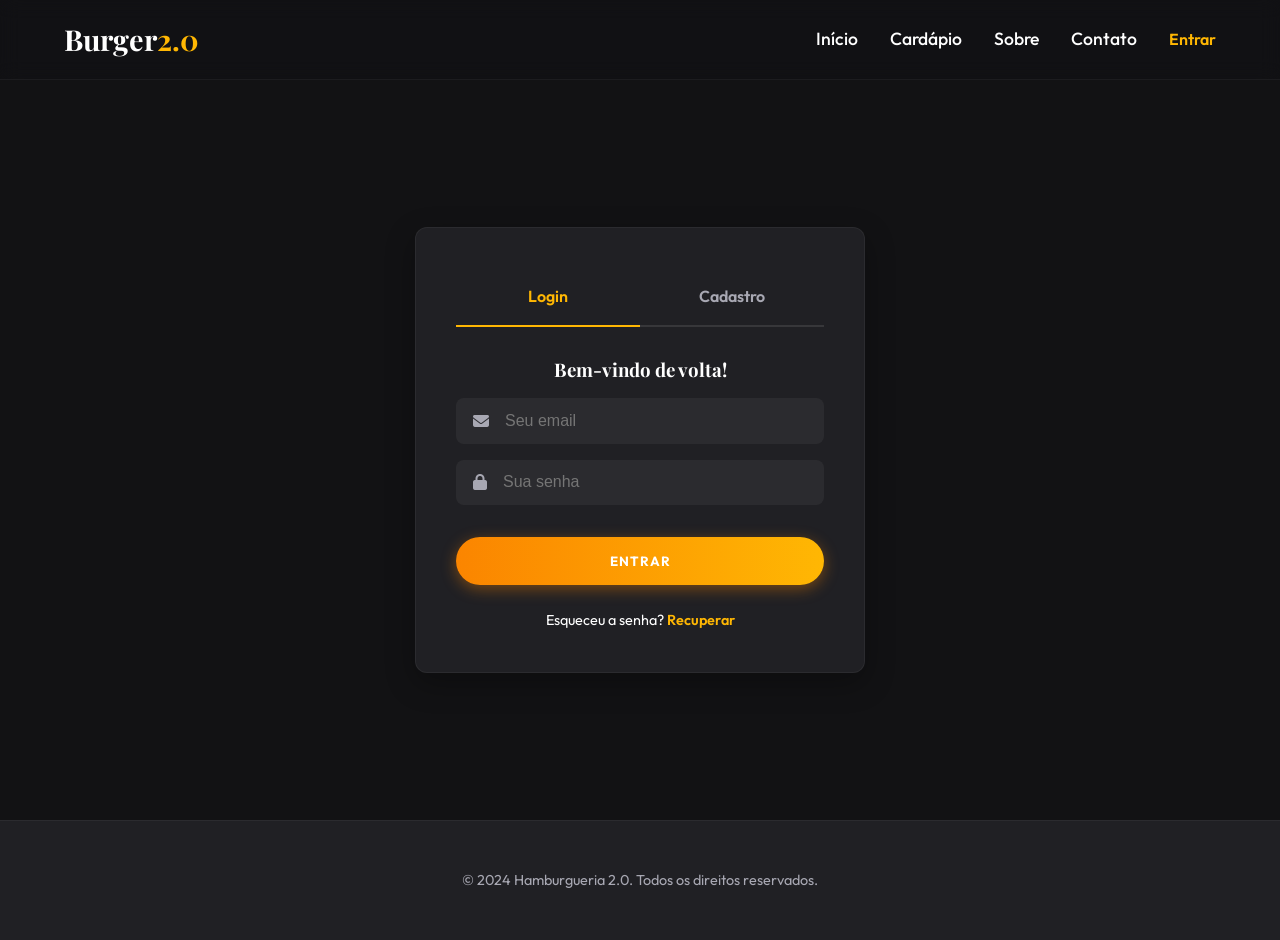
<file: login.html>
<!DOCTYPE html>
<html lang="pt-BR">

<head>
    <meta charset="UTF-8">
    <meta name="viewport" content="width=device-width, initial-scale=1.0">
    <meta name="description" content="Login - Hamburgueria 2.0">
    <title>Entrar - Hamburgueria 2.0</title>
    <!-- Fonts -->
    <link rel="preconnect" href="https://fonts.googleapis.com">
    <link rel="preconnect" href="https://fonts.gstatic.com" crossorigin>
    <link
        href="https://fonts.googleapis.com/css2?family=Outfit:wght@300;400;500;700&family=Playfair+Display:ital,wght@0,700;1,700&display=swap"
        rel="stylesheet">
    <!-- Icons -->
    <link rel="stylesheet" href="https://cdnjs.cloudflare.com/ajax/libs/font-awesome/6.4.0/css/all.min.css">
    <!-- Styles -->
    <link rel="stylesheet" href="assets/css/styles.css">
    <style>
        .auth-page-container {
            min-height: calc(100vh - 80px - 80px);
            /* Adjust for header/footer */
            display: flex;
            align-items: center;
            justify-content: center;
            padding: 2rem;
        }

        .auth-card {
            background: var(--card-bg);
            padding: 2.5rem;
            border-radius: var(--border-radius);
            border: 1px solid rgba(255, 255, 255, 0.05);
            width: 100%;
            max-width: 450px;
            box-shadow: 0 10px 30px rgba(0, 0, 0, 0.3);
        }

        .auth-tabs {
            display: flex;
            margin-bottom: 2rem;
            border-bottom: 2px solid rgba(255, 255, 255, 0.1);
        }

        .auth-tab {
            flex: 1;
            text-align: center;
            padding: 1rem;
            cursor: pointer;
            font-weight: 600;
            color: var(--text-muted);
            transition: all 0.3s;
        }

        .auth-tab.active {
            color: var(--primary);
            border-bottom: 2px solid var(--primary);
            margin-bottom: -2px;
        }

        .auth-form-view {
            display: none;
            animation: fadeIn 0.3s ease;
        }

        .auth-form-view.active {
            display: block;
        }

        @keyframes fadeIn {
            from {
                opacity: 0;
                transform: translateY(10px);
            }

            to {
                opacity: 1;
                transform: translateY(0);
            }
        }
    </style>
</head>

<body>
    <div id="app">
        <header class="header">
            <nav class="navbar">
                <div class="logo">
                    <a href="index.html" style="text-decoration:none;">
                        <h1>Burger<span class="highlight">2.0</span></h1>
                    </a>
                </div>
                <button class="menu-toggle" id="mobile-menu-btn">
                    <i class="fa-solid fa-bars"></i>
                </button>
                <div class="navbar-content" id="navbar-content">
                    <ul class="nav-links">
                        <li><a href="index.html">Início</a></li>
                        <li><a href="menu.html">Cardápio</a></li>
                        <li><a href="about.html">Sobre</a></li>
                        <li><a href="contact.html">Contato</a></li>
                    </ul>
                    <div class="auth-buttons" style="display: flex; align-items: center; gap: 15px;">
                        <a href="login.html" id="login-btn" class="btn-text"
                            style="text-decoration:none; display: none;">Entrar</a>
                        <span id="user-display" class="user-display"
                            style="display: none; color: var(--primary);"></span>
                        <a href="orders.html" id="my-orders-btn" class="btn-text"
                            style="display: none; font-size: 0.9rem; text-decoration: none;"><i
                                class="fa-solid fa-receipt"></i> Meus Pedidos</a>
                        <button id="logout-btn" class="btn-text" style="display: none;"><i
                                class="fa-solid fa-right-from-bracket"></i></button>
                        <!-- Cart Indicator in Header for Desktop -->
                        <div id="header-cart-indicator"
                            style="color: var(--primary); font-weight: bold; margin-left:10px; display:none;">
                            <i class="fa-solid fa-cart-shopping"></i> <span id="header-cart-count">0</span>
                        </div>
                    </div>
                </div>
            </nav>
        </header>

        <main style="padding-top: 80px;">
            <section class="auth-page-container">
                <div class="auth-card">
                    <div class="auth-tabs">
                        <div class="auth-tab active" onclick="switchAuthTab('login')">Login</div>
                        <div class="auth-tab" onclick="switchAuthTab('register')">Cadastro</div>
                    </div>

                    <!-- Login View -->
                    <div id="login-view" class="auth-form-view active">
                        <h3 style="text-align: center; margin-bottom: 1rem;">Bem-vindo de volta!</h3>
                        <form id="login-form" class="auth-form active" onsubmit="handleLogin(event)">
                            <div class="input-group">
                                <i class="fas fa-envelope"></i>
                                <input type="email" id="login-email" placeholder="Seu email" required>
                            </div>
                            <div class="input-group">
                                <i class="fas fa-lock"></i>
                                <input type="password" id="login-password" placeholder="Sua senha" required>
                            </div>
                            <button type="submit" class="btn-primary full-width">Entrar</button>
                        </form>
                        <p class="auth-switch" style="text-align: center; margin-top: 1rem;">
                            Esqueceu a senha? <a href="#">Recuperar</a>
                        </p>
                    </div>

                    <!-- Register View -->
                    <div id="register-view" class="auth-form-view">
                        <h3 style="text-align: center; margin-bottom: 1rem;">Crie sua conta</h3>
                        <form id="register-form" class="auth-form" onsubmit="handleRegister(event)">
                            <div class="input-group">
                                <i class="fa-solid fa-user"></i>
                                <input type="text" id="register-name" placeholder="Seu nome completo" required>
                            </div>
                            <div class="input-group">
                                <i class="fa-solid fa-envelope"></i>
                                <input type="email" id="register-email" placeholder="Seu melhor e-mail" required>
                            </div>
                            <div class="input-group">
                                <i class="fa-solid fa-lock"></i>
                                <input type="password" id="register-password" placeholder="Uma senha segura" required>
                            </div>
                            <button type="submit" class="btn-primary full-width">Cadastrar</button>
                        </form>
                    </div>
                </div>
            </section>
        </main>

        <footer>
            <p>&copy; 2024 Hamburgueria 2.0. Todos os direitos reservados.</p>
        </footer>
    </div>

    <!-- Inline script for simple tab switching before main script loads or helping it -->
    <script>
        function switchAuthTab(tab) {
            // Remove active from all tabs, views, AND forms
            document.querySelectorAll('.auth-tab').forEach(t => t.classList.remove('active'));
            document.querySelectorAll('.auth-form-view').forEach(v => v.classList.remove('active'));
            document.querySelectorAll('.auth-form').forEach(f => f.classList.remove('active'));

            if (tab === 'login') {
                document.querySelector('.auth-tab:first-child').classList.add('active');
                document.getElementById('login-view').classList.add('active');
                document.getElementById('login-form').classList.add('active'); // Explicitly show form
            } else {
                document.querySelector('.auth-tab:last-child').classList.add('active');
                document.getElementById('register-view').classList.add('active');
                document.getElementById('register-form').classList.add('active'); // Explicitly show form
            }
        }
    </script>
    <script src="assets/js/script.js"></script>
</body>

</html>
</file>
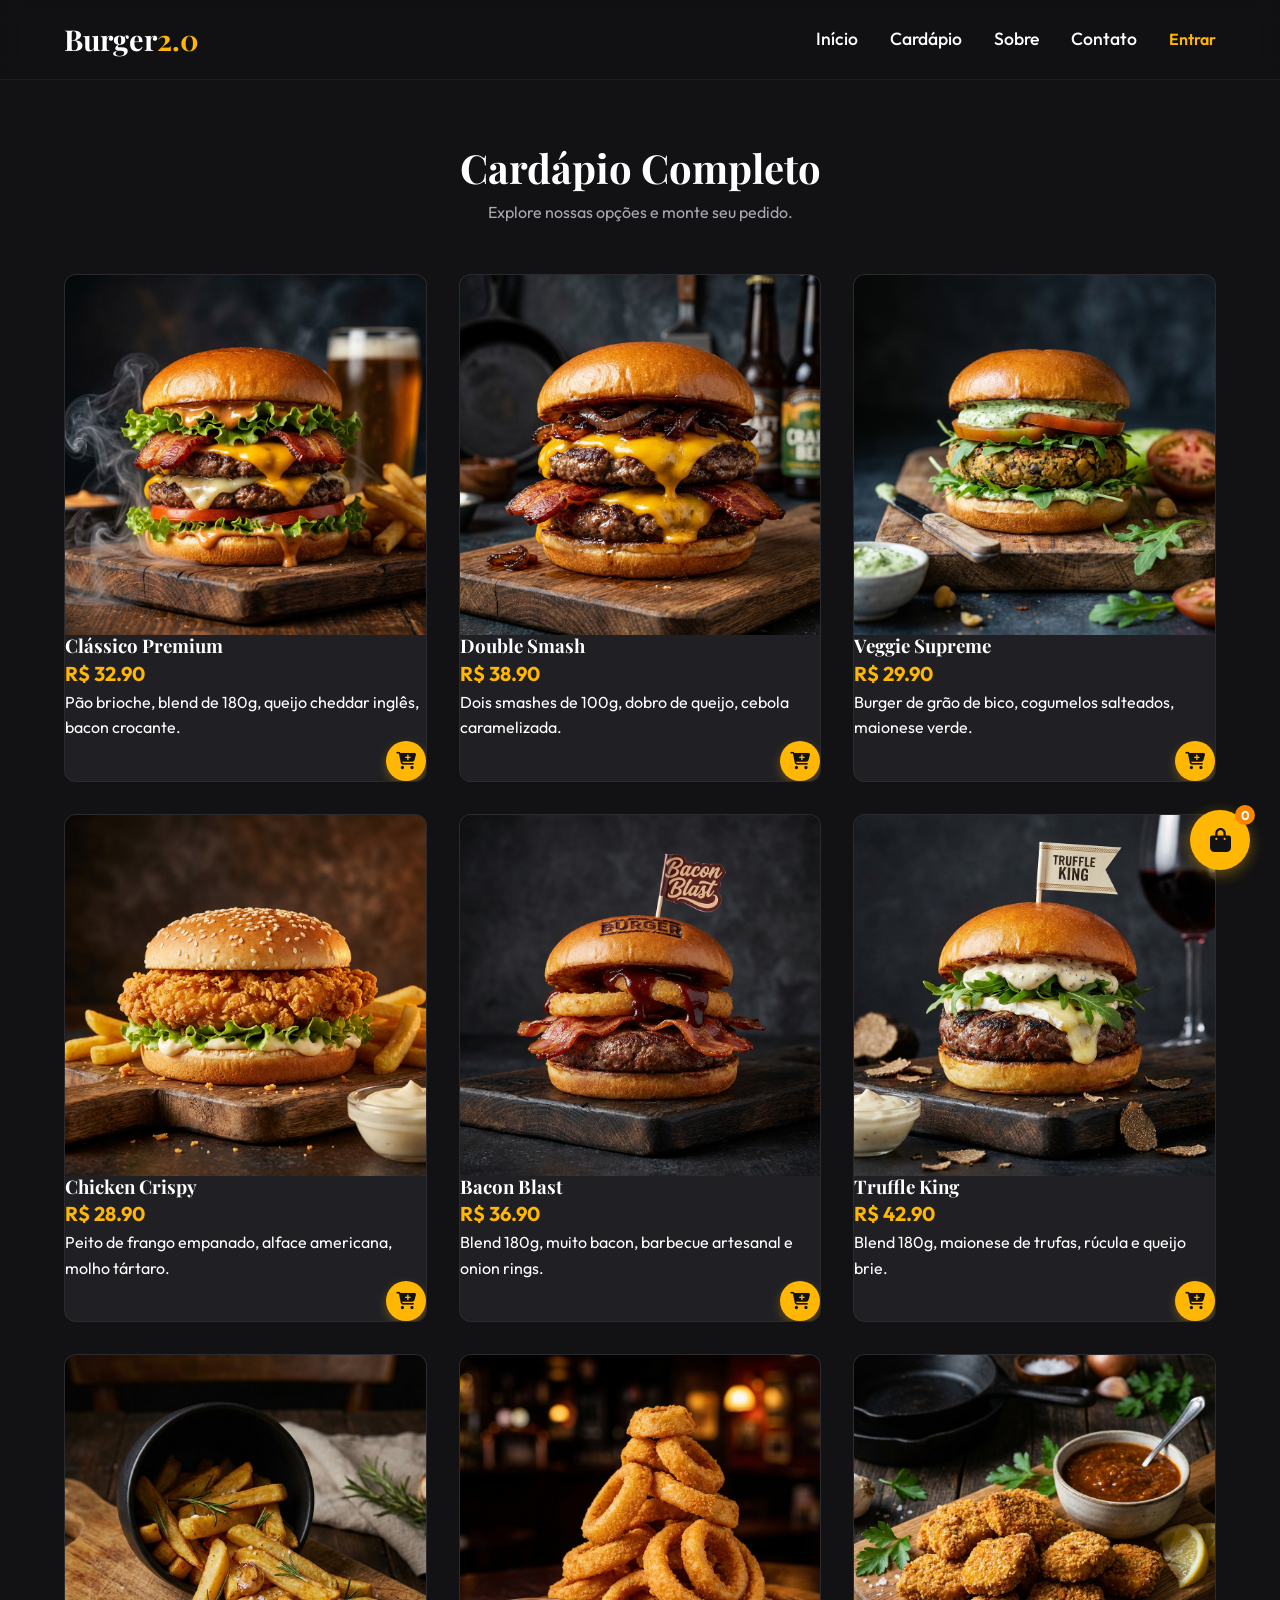
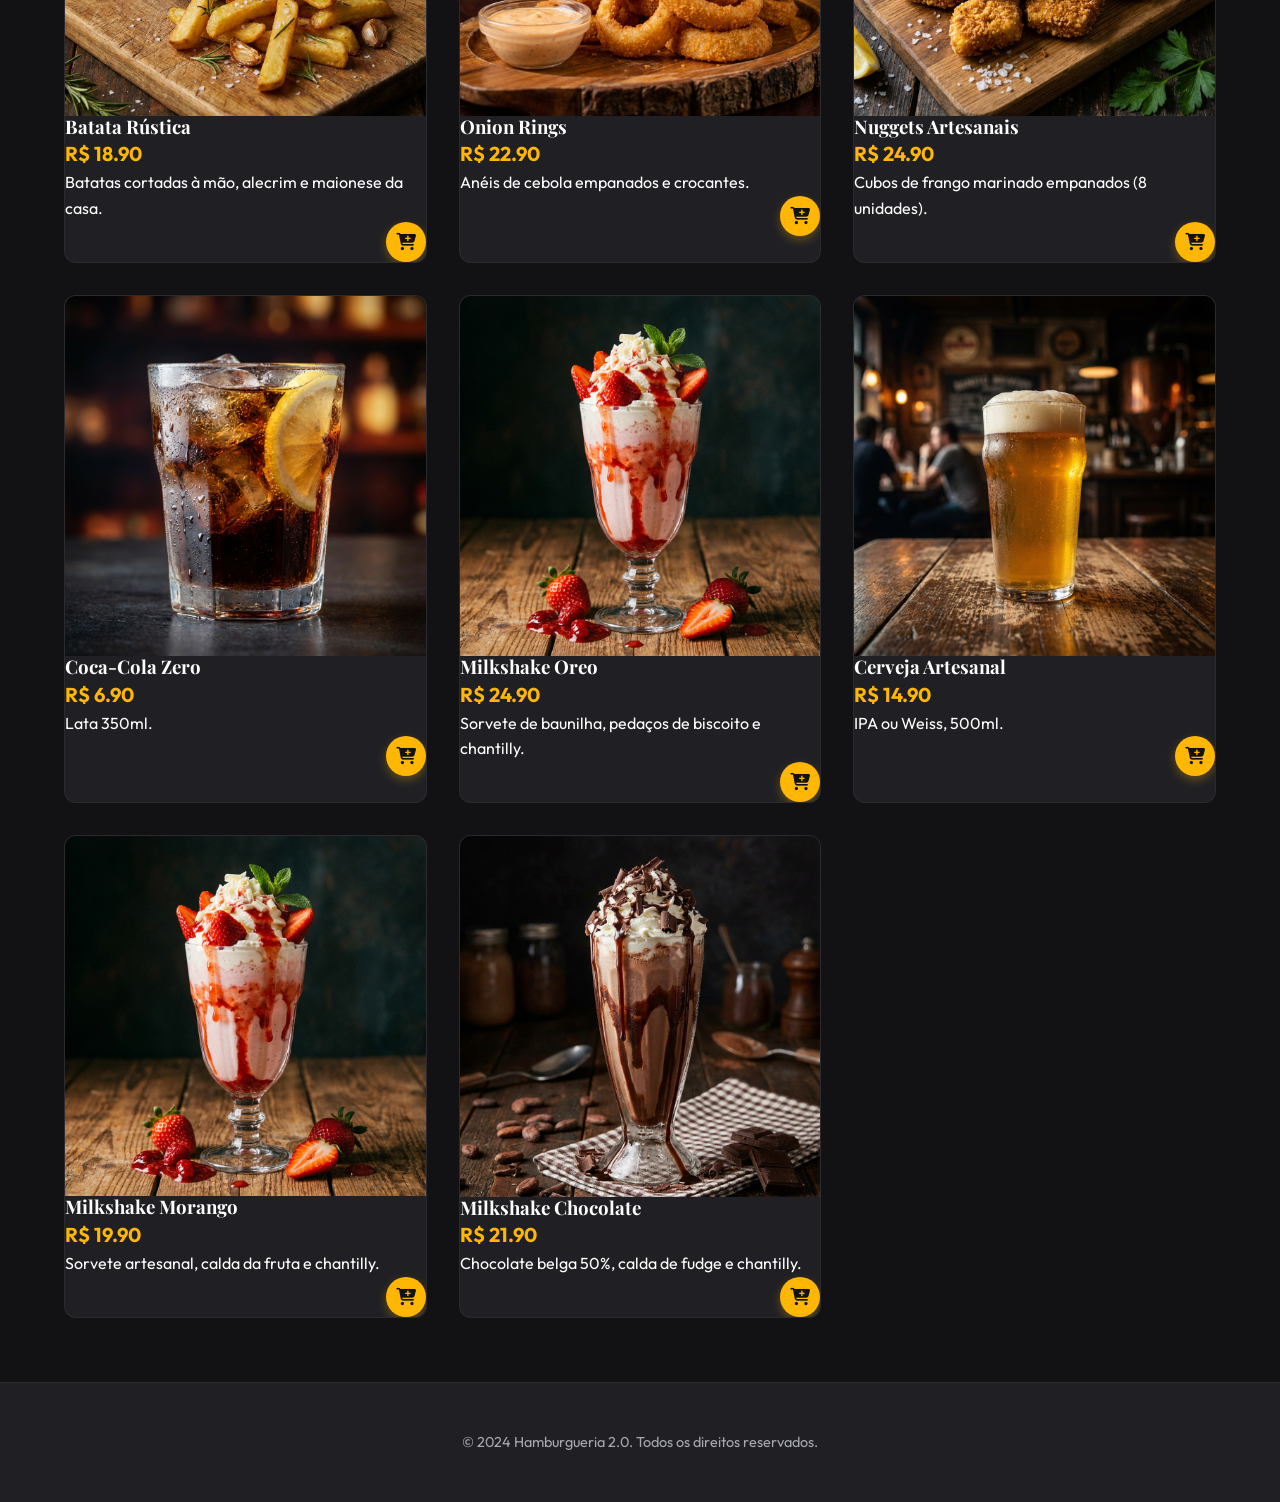
<file: menu.html>
<!DOCTYPE html>
<html lang="pt-BR">

<head>
    <meta charset="UTF-8">
    <meta name="viewport" content="width=device-width, initial-scale=1.0">
    <meta name="description" content="Cardápio Completo - Hamburgueria 2.0">
    <title>Cardápio - Hamburgueria 2.0</title>

    <!-- Fonts -->
    <link rel="preconnect" href="https://fonts.googleapis.com">
    <link rel="preconnect" href="https://fonts.gstatic.com" crossorigin>
    <link
        href="https://fonts.googleapis.com/css2?family=Outfit:wght@300;400;500;700&family=Playfair+Display:ital,wght@0,700;1,700&display=swap"
        rel="stylesheet">

    <!-- Icons -->
    <link rel="stylesheet" href="https://cdnjs.cloudflare.com/ajax/libs/font-awesome/6.4.0/css/all.min.css">

    <!-- Styles -->
    <link rel="stylesheet" href="assets/css/styles.css">
</head>

<body>
    <div id="app">
        <header class="header">
            <nav class="navbar">
                <div class="logo">
                    <a href="index.html" style="text-decoration:none;">
                        <h1>Burger<span class="highlight">2.0</span></h1>
                    </a>
                </div>
                <button class="menu-toggle" id="mobile-menu-btn">
                    <i class="fa-solid fa-bars"></i>
                </button>
                <div class="navbar-content" id="navbar-content">
                    <ul class="nav-links">
                        <li><a href="index.html">Início</a></li>
                        <li><a href="menu.html" class="active">Cardápio</a></li>
                        <li><a href="about.html">Sobre</a></li>
                        <li><a href="contact.html">Contato</a></li>
                    </ul>
                    <div class="auth-buttons" style="display: flex; align-items: center; gap: 15px;">
                        <a href="login.html" id="login-btn" class="btn-text" style="text-decoration:none;">Entrar</a>
                        <span id="user-display" class="user-display"
                            style="display: none; color: var(--primary);"></span>
                        <a href="orders.html" id="my-orders-btn" class="btn-text"
                            style="display: none; font-size: 0.9rem; text-decoration: none;"><i
                                class="fa-solid fa-receipt"></i> Meus Pedidos</a>
                        <button id="logout-btn" class="btn-text" style="display: none;"><i
                                class="fa-solid fa-right-from-bracket"></i></button>
                        <!-- Cart Indicator in Header for Desktop -->
                        <div id="header-cart-indicator"
                            style="color: var(--primary); font-weight: bold; margin-left:10px; display:none;">
                            <i class="fa-solid fa-cart-shopping"></i> <span id="header-cart-count">0</span>
                        </div>
                    </div>
                </div>
            </nav>
        </header>

        <main style="padding-top: 80px;">
            <section class="section menu-section">
                <div class="container">
                    <div class="section-header">
                        <h3>Cardápio Completo</h3>
                        <p>Explore nossas opções e monte seu pedido.</p>
                    </div>

                    <div id="menu-container" class="menu-grid">
                        <!-- Items will be injected via JS -->
                    </div>
                </div>
            </section>
        </main>

        <footer>
            <p>&copy; 2024 Hamburgueria 2.0. Todos os direitos reservados.</p>
        </footer>

        <!-- Cart Modal -->
        <div id="cart-modal" class="cart-overlay">
            <div class="cart-container">
                <div class="cart-header">
                    <h3>Seu Pedido</h3>
                    <button id="close-cart-btn"><i class="fa-solid fa-xmark"></i></button>
                </div>
                <div class="cart-items" id="cart-items">
                    <!-- Items will be injected here via JS -->
                    <p class="empty-cart-msg">Seu carrinho está vazio.</p>
                </div>
                <div class="cart-footer">
                    <div class="cart-total">
                        <span>Total:</span>
                        <span id="cart-total-price">R$ 0,00</span>
                    </div>
                    <button id="checkout-btn" class="btn-primary">Finalizar Pedido <i
                            class="fa-solid fa-check"></i></button>
                </div>
            </div>
        </div>

        <!-- Float Button for Cart -->
        <button id="cart-btn" class="cart-float-btn">
            <i class="fa-solid fa-bag-shopping"></i>
            <span id="cart-count" class="cart-count">0</span>
        </button>

        <!-- Auth Modal -->
        <div id="auth-modal" class="auth-overlay">
            <div class="auth-container">
                <button id="close-auth-btn" class="close-modal-btn"><i class="fa-solid fa-xmark"></i></button>

                <!-- Login Form -->
                <div id="login-form" class="auth-form active">
                    <h3>Bem-vindo de volta!</h3>
                    <p>Faça login para continuar.</p>
                    <form onsubmit="event.preventDefault(); window.handleLogin();">
                        <div class="input-group">
                            <i class="fa-solid fa-envelope"></i>
                            <input type="email" id="login-email" placeholder="Seu e-mail" required>
                        </div>
                        <div class="input-group">
                            <i class="fa-solid fa-lock"></i>
                            <input type="password" id="login-password" placeholder="Sua senha" required>
                        </div>
                        <button type="submit" class="btn-primary full-width">Entrar</button>
                    </form>
                    <p class="auth-switch">
                        Não tem conta? <a href="#" id="switch-to-register">Cadastre-se</a>
                    </p>
                </div>

                <!-- Register Form -->
                <div id="register-form" class="auth-form">
                    <h3>Crie sua conta</h3>
                    <p>Junte-se a nós para ofertas exclusivas.</p>
                    <form onsubmit="event.preventDefault(); window.handleRegister();">
                        <div class="input-group">
                            <i class="fa-solid fa-user"></i>
                            <input type="text" id="register-name" placeholder="Seu nome completo" required>
                        </div>
                        <div class="input-group">
                            <i class="fa-solid fa-envelope"></i>
                            <input type="email" id="register-email" placeholder="Seu melhor e-mail" required>
                        </div>
                        <div class="input-group">
                            <i class="fa-solid fa-lock"></i>
                            <input type="password" id="register-password" placeholder="Uma senha segura" required>
                        </div>
                        <button type="submit" class="btn-primary full-width">Cadastrar</button>
                    </form>
                    <p class="auth-switch">
                        Já tem conta? <a href="#" id="switch-to-login">Entrar</a>
                    </p>
                </div>
            </div>
        </div>
    </div>

    <script src="assets/js/script.js"></script>
</body>

</html>
</file>
<file: assets/css/styles.css>
/* CSS Variables & Design Tokens */
:root {
    /* Colors */
    --primary: #FFB703;
    /* Amarelo Ouro */
    --primary-hover: #E6A300;
    --secondary: #FB8500;
    /* Laranja Vibrante */
    --dark-bg: #121214;
    /* Fundo Principal Escuro */
    --card-bg: #202024;
    /* Fundo dos Cards */
    --text-main: #FFFFFF;
    --text-muted: #A8A8B3;
    --success: #04D361;

    /* Fonts */
    --font-heading: 'Playfair Display', serif;
    --font-body: 'Outfit', sans-serif;

    /* Spacing & Layout */
    --header-height: 80px;
    --container-max-width: 1200px;
    --gap-sm: 1rem;
    --gap-md: 2rem;
    --gap-lg: 4rem;
    --border-radius: 12px;
}

/* Base & Reset */
* {
    margin: 0;
    padding: 0;
    box-sizing: border-box;
    -webkit-font-smoothing: antialiased;
}

html {
    scroll-behavior: smooth;
    font-size: 16px;
}

body {
    background-color: var(--dark-bg);
    color: var(--text-main);
    font-family: var(--font-body);
    line-height: 1.6;
    overflow-x: hidden;
}

ul {
    list-style: none;
}

a {
    text-decoration: none;
    color: inherit;
    transition: 0.3s;
}

button {
    cursor: pointer;
    border: none;
    background: none;
    font-family: inherit;
}

img {
    max-width: 100%;
    display: block;
}

section {
    padding: 4rem 0;
}

.container {
    width: 100%;
    max-width: var(--container-max-width);
    margin: 0 auto;
    padding: 0 1.5rem;
}

/* Typography */
h1,
h2,
h3,
h4 {
    font-family: var(--font-heading);
    line-height: 1.2;
    color: var(--text-main);
}

.highlight {
    color: var(--primary);
}

.section-header {
    text-align: center;
    margin-bottom: 3rem;
}

.section-header h3 {
    font-size: 2.5rem;
    margin-bottom: 0.5rem;
}

.section-header p {
    color: var(--text-muted);
}

/* Utility Classes */
.btn-primary {
    display: inline-block;
    background: linear-gradient(90deg, var(--secondary), var(--primary));
    color: #fff;
    padding: 1rem 2rem;
    border-radius: 50px;
    font-weight: 700;
    text-transform: uppercase;
    letter-spacing: 1px;
    transition: transform 0.2s, box-shadow 0.2s;
    box-shadow: 0 4px 15px rgba(251, 133, 0, 0.4);
}

.btn-primary:hover {
    transform: translateY(-2px);
    box-shadow: 0 6px 20px rgba(251, 133, 0, 0.6);
}

.btn-ifood {
    background: #EA1D2C;
    /* iFood Red */
    box-shadow: 0 4px 15px rgba(234, 29, 44, 0.4);
}

.btn-ifood:hover {
    background: #C71421;
    box-shadow: 0 6px 20px rgba(234, 29, 44, 0.6);
}

.hero-buttons {
    display: flex;
    gap: 1.5rem;
    justify-content: center;
    flex-wrap: wrap;
}

.btn-text {
    color: var(--primary);
    font-weight: 600;
    position: relative;
}

.btn-text::after {
    content: '';
    position: absolute;
    width: 0;
    height: 2px;
    bottom: -2px;
    left: 0;
    background-color: var(--primary);
    transition: width 0.3s;
}

.btn-text:hover::after {
    width: 100%;
}

/* Header */
.header {
    background: rgba(18, 18, 20, 0.6);
    backdrop-filter: blur(10px);
    height: var(--header-height);
    position: fixed;
    top: 0;
    left: 0;
    width: 100%;
    z-index: 100;
    border-bottom: 1px solid rgba(255, 255, 255, 0.05);
    display: flex;
    align-items: center;
    justify-content: center;
}

.navbar {
    width: 100%;
    max-width: var(--container-max-width);
    padding: 0 1.5rem;
    display: flex;
    justify-content: space-between;
    align-items: center;
}

.logo h1 {
    font-size: 1.8rem;
    font-weight: 700;
}

/* Mobile Menu Logic */
.menu-toggle {
    display: none;
    font-size: 1.5rem;
    color: var(--text-main);
    background: none;
    border: none;
    cursor: pointer;
}

.navbar-content {
    display: flex;
    align-items: center;
    gap: 2rem;
}

/* Nav Links Base (Desktop) */
.nav-links {
    display: flex;
    gap: 2rem;
    list-style: none;
}

.nav-links a {
    font-size: 1.1rem;
    font-weight: 500;
    color: var(--text-main);
    position: relative;
    text-decoration: none;
}

.nav-links a:hover {
    color: var(--primary);
}

.nav-links a::after {
    content: '';
    position: absolute;
    width: 0;
    height: 2px;
    bottom: -5px;
    left: 0;
    background-color: var(--primary);
    transition: width 0.3s;
}

.nav-links a:hover::after {
    width: 100%;
}

@media (max-width: 768px) {
    .menu-toggle {
        display: block;
    }

    .navbar-content {
        position: fixed;
        top: var(--header-height);
        left: 0;
        width: 100%;
        background-color: var(--card-bg);
        /* Or dark-bg depending on preference */
        padding: 2rem;
        flex-direction: column;
        align-items: center;
        gap: 1.5rem;
        border-bottom: 1px solid rgba(255, 255, 255, 0.05);
        /* Animation/Transition */
        transform: translateY(-100%);
        opacity: 0;
        visibility: hidden;
        transition: all 0.3s ease-in-out;
        z-index: 90;
        box-shadow: 0 10px 20px rgba(0, 0, 0, 0.5);
    }

    .navbar-content.active {
        transform: translateY(0);
        opacity: 1;
        visibility: visible;
    }

    .nav-links {
        display: flex;
        /* Override previous display:none if strictly applied */
        flex-direction: column;
        align-items: center;
        width: 100%;
    }

    .auth-buttons {
        flex-direction: column;
        width: 100%;
        gap: 1rem;
    }
}

/* Hero Section */
.hero {
    height: 100vh;
    min-height: 600px;
    display: flex;
    align-items: center;
    justify-content: center;
    text-align: center;
    background:
        linear-gradient(rgba(0, 0, 0, 0.6), rgba(0, 0, 0, 0.8)),
        url('../img/hero_burger.png');
    background-size: cover;
    background-position: center;
    background-attachment: fixed;
    padding-top: var(--header-height);
}

.hero-content {
    animation: fadeInUp 1s ease-out;
}

.hero h2 {
    font-size: 4rem;
    margin-bottom: 1rem;
    text-shadow: 0 2px 10px rgba(0, 0, 0, 0.5);
}

.hero p {
    font-size: 1.4rem;
    color: #e0e0e0;
    margin-bottom: 2.5rem;
    max-width: 600px;
    margin-left: auto;
    margin-right: auto;
}

/* Menu Grid */
.menu-grid {
    display: grid;
    grid-template-columns: repeat(auto-fit, minmax(300px, 1fr));
    gap: 2rem;
}

.menu-item {
    background: var(--card-bg);
    border-radius: var(--border-radius);
    overflow: hidden;
    transition: transform 0.3s, box-shadow 0.3s;
    border: 1px solid rgba(255, 255, 255, 0.05);
    display: flex;
    flex-direction: column;
}

.menu-item:hover {
    transform: translateY(-5px);
    box-shadow: 0 10px 30px rgba(0, 0, 0, 0.3);
    border-color: rgba(255, 183, 3, 0.3);
}

.menu-img {
    height: 250px;
    overflow: hidden;
    position: relative;
}

.menu-img img {
    width: 100%;
    height: 100%;
    object-fit: cover;
    transition: transform 0.5s;
}

.menu-item:hover .menu-img img {
    transform: scale(1.1);
}

.menu-info {
    padding: 1.5rem;
    flex: 1;
    display: flex;
    flex-direction: column;
}

.menu-info h4 {
    font-size: 1.5rem;
    margin-bottom: 0.5rem;
}

.menu-info p {
    color: var(--text-muted);
    font-size: 0.95rem;
    margin-bottom: 1.5rem;
    flex: 1;
}

.menu-footer {
    display: flex;
    justify-content: space-between;
    align-items: center;
    margin-top: auto;
}

.price {
    font-size: 1.25rem;
    font-weight: 700;
    color: var(--primary);
}

.btn-add {
    background: var(--primary);
    color: var(--dark-bg);
    width: 40px;
    height: 40px;
    border-radius: 50%;
    display: flex;
    align-items: center;
    justify-content: center;
    transition: 0.3s;
    border: none;
    font-size: 1.1rem;
    box-shadow: 0 4px 10px rgba(255, 183, 3, 0.3);
    align-self: flex-end;
    /* Moves to right side */
    margin-top: auto;
    /* Ensures it stays at bottom if content is short */
}

.btn-add:hover {
    background: var(--primary);
    color: var(--dark-bg);
}

/* About Section */
.about-section {
    background: linear-gradient(180deg, var(--dark-bg) 0%, rgba(32, 32, 36, 0.5) 100%);
}

.about-content {
    display: grid;
    grid-template-columns: 1fr 1fr;
    gap: 4rem;
    align-items: center;
}

.about-text p {
    color: var(--text-muted);
    margin-bottom: 1rem;
    font-size: 1.1rem;
}

.about-stats {
    display: grid;
    grid-template-columns: 1fr 1fr;
    gap: 2rem;
}

.stat {
    text-align: center;
    padding: 2rem;
    background: var(--card-bg);
    border-radius: var(--border-radius);
    border: 1px solid rgba(255, 255, 255, 0.05);
}

.stat .number {
    display: block;
    font-size: 3rem;
    font-weight: 700;
    color: var(--primary);
    line-height: 1;
    margin-bottom: 0.5rem;
}

.stat .label {
    color: var(--text-muted);
    font-size: 0.9rem;
    text-transform: uppercase;
    letter-spacing: 1px;
}

/* Contact Section */
.contact-grid {
    display: grid;
    grid-template-columns: repeat(auto-fit, minmax(250px, 1fr));
    gap: 2rem;
}

.contact-card {
    background: var(--card-bg);
    padding: 2.5rem 1.5rem;
    border-radius: var(--border-radius);
    text-align: center;
    border: 1px solid rgba(255, 255, 255, 0.05);
    transition: 0.3s;
}

.contact-card:hover {
    border-color: var(--primary);
}

.contact-card i {
    font-size: 2.5rem;
    color: var(--primary);
    margin-bottom: 1.5rem;
}

.contact-card h4 {
    font-size: 1.25rem;
    margin-bottom: 0.5rem;
}

.contact-card p {
    color: var(--text-muted);
}

/* Footer */
footer {
    text-align: center;
    padding: 3rem 0;
    background: var(--card-bg);
    color: var(--text-muted);
    font-size: 0.9rem;
    border-top: 1px solid rgba(255, 255, 255, 0.05);
}

/* Animations */
@keyframes fadeInUp {
    from {
        opacity: 0;
        transform: translateY(30px);
    }

    to {
        opacity: 1;
        transform: translateY(0);
    }
}

/* Mobile Responsiveness */
@media (max-width: 768px) {
    .header .navbar {
        height: 60px;
    }

    .hero h2 {
        font-size: 2.8rem;
    }

    .about-content {
        grid-template-columns: 1fr;
        gap: 2rem;
    }

    .stat {
        padding: 1.5rem;
    }

    /* Compact Menu Items for Mobile */
    .menu-grid {
        grid-template-columns: repeat(2, 1fr);
        gap: 0.8rem;
    }

    .menu-img {
        height: 120px;
    }

    .menu-info {
        padding: 0.8rem;
    }

    .menu-info h4 {
        font-size: 0.95rem;
        margin-bottom: 0.3rem;
    }

    .menu-info p {
        font-size: 0.8rem;
        margin-bottom: 0.8rem;
        display: -webkit-box;
        -webkit-line-clamp: 2;
        line-clamp: 2;
        -webkit-box-orient: vertical;
        overflow: hidden;
    }

    .price {
        font-size: 1rem;
    }

    .btn-add {
        width: 32px;
        height: 32px;
        font-size: 0.9rem;
    }
}

/* --- MERGED CART STYLES --- */
.cart-overlay {
    position: fixed;
    top: 0;
    left: 0;
    width: 100%;
    height: 100%;
    background-color: rgba(0, 0, 0, 0.7);
    z-index: 1000;
    /* Above header */
    opacity: 0;
    visibility: hidden;
    transition: all 0.3s ease-in-out;
}

.cart-overlay.open {
    opacity: 1;
    visibility: visible;
}

.cart-container {
    position: fixed;
    top: 0;
    right: 0;
    width: 100%;
    max-width: 400px;
    height: 100%;
    background-color: var(--card-bg);
    box-shadow: -5px 0 15px rgba(0, 0, 0, 0.5);
    display: flex;
    flex-direction: column;
    transform: translateX(100%);
    transition: transform 0.3s ease-in-out;
    border-left: 1px solid rgba(255, 255, 255, 0.05);
}

.cart-overlay.open .cart-container {
    transform: translateX(0);
}

.cart-header {
    padding: 1.5rem;
    display: flex;
    justify-content: space-between;
    align-items: center;
    border-bottom: 1px solid rgba(255, 255, 255, 0.1);
}

.cart-header h3 {
    font-size: 1.5rem;
    color: var(--primary);
}

#close-cart-btn {
    font-size: 1.5rem;
    color: var(--text-muted);
    transition: 0.3s;
}

#close-cart-btn:hover {
    color: var(--primary);
}

.cart-items {
    flex: 1;
    padding: 1.5rem;
    overflow-y: auto;
}

.empty-cart-msg {
    text-align: center;
    color: var(--text-muted);
    margin-top: 2rem;
}

.cart-item {
    display: flex;
    justify-content: space-between;
    align-items: center;
    margin-bottom: 1rem;
    padding-bottom: 1rem;
    border-bottom: 1px solid rgba(255, 255, 255, 0.05);
}

.cart-item-info h4 {
    font-size: 1rem;
    color: var(--text-main);
}

.cart-item-info p {
    color: var(--primary);
    font-weight: 700;
}

.cart-item-actions {
    display: flex;
    align-items: center;
    gap: 0.5rem;
}

.btn-qty {
    background: rgba(255, 255, 255, 0.1);
    color: var(--text-main);
    width: 25px;
    height: 25px;
    border-radius: 50%;
    display: flex;
    align-items: center;
    justify-content: center;
    font-size: 0.8rem;
    transition: 0.3s;
}

.btn-qty:hover {
    background: var(--primary);
    color: var(--dark-bg);
}

.cart-footer {
    padding: 1.5rem;
    border-top: 1px solid rgba(255, 255, 255, 0.1);
    background-color: rgba(0, 0, 0, 0.2);
}

.cart-total {
    display: flex;
    justify-content: space-between;
    font-size: 1.25rem;
    font-weight: 700;
    margin-bottom: 1.5rem;
}

#checkout-btn {
    width: 100%;
    display: flex;
    align-items: center;
    justify-content: center;
    gap: 0.5rem;
}

/* Floating Button */
.cart-float-btn {
    position: fixed;
    bottom: 30px;
    right: 30px;
    background-color: var(--primary);
    color: var(--dark-bg);
    width: 60px;
    height: 60px;
    border-radius: 50%;
    display: flex;
    align-items: center;
    justify-content: center;
    font-size: 1.5rem;
    box-shadow: 0 4px 15px rgba(255, 183, 3, 0.4);
    z-index: 999;
    transition: transform 0.3s;
}

.cart-float-btn:hover {
    transform: scale(1.1);
}

.cart-count {
    position: absolute;
    top: -5px;
    right: -5px;
    background-color: var(--secondary);
    color: white;
    font-size: 0.8rem;
    width: 20px;
    height: 20px;
    border-radius: 50%;
    display: flex;
    align-items: center;
    justify-content: center;
    font-weight: 700;
}

/* --- MERGED AUTH STYLES --- */
.auth-overlay {
    position: fixed;
    top: 0;
    left: 0;
    width: 100%;
    height: 100%;
    background: rgba(0, 0, 0, 0.7);
    backdrop-filter: blur(5px);
    z-index: 1000;
    display: flex;
    align-items: center;
    justify-content: center;
    opacity: 0;
    visibility: hidden;
    transition: 0.3s;
}

.auth-overlay.open {
    opacity: 1;
    visibility: visible;
}

.auth-container {
    background: var(--card-bg);
    width: 100%;
    max-width: 400px;
    padding: 2.5rem;
    border-radius: var(--border-radius);
    position: relative;
    border: 1px solid rgba(255, 255, 255, 0.1);
    box-shadow: 0 10px 40px rgba(0, 0, 0, 0.5);
    transform: translateY(20px);
    transition: 0.3s;
}

.auth-overlay.open .auth-container {
    transform: translateY(0);
}

.auth-form {
    display: none;
    animation: fadeIn 0.4s ease;
}

.auth-form.active {
    display: block;
}

@keyframes fadeIn {
    from {
        opacity: 0;
        transform: translateY(10px);
    }

    to {
        opacity: 1;
        transform: translateY(0);
    }
}

.auth-form h3 {
    text-align: center;
    margin-bottom: 0.5rem;
    color: var(--primary);
}

.auth-form p {
    text-align: center;
    color: var(--text-muted);
    font-size: 0.9rem;
    margin-bottom: 2rem;
}

.input-group {
    background: rgba(255, 255, 255, 0.05);
    border-radius: 8px;
    padding: 0.8rem 1rem;
    margin-bottom: 1rem;
    display: flex;
    align-items: center;
    gap: 1rem;
    border: 1px solid transparent;
    transition: 0.3s;
}

.input-group:focus-within {
    border-color: var(--primary);
    background: rgba(255, 255, 255, 0.1);
}

.input-group i {
    color: var(--text-muted);
}

.input-group input {
    background: none;
    border: none;
    color: var(--text-main);
    width: 100%;
    outline: none;
    font-size: 1rem;
}

.full-width {
    width: 100%;
    border: none;
    cursor: pointer;
    margin-top: 1rem;
}

.auth-switch {
    margin-top: 1.5rem !important;
    font-size: 0.9rem;
}

.auth-switch a {
    color: var(--primary);
    font-weight: 600;
}

.auth-switch a:hover {
    text-decoration: underline;
}

/* User Display in Header */
.user-display {
    font-weight: 600;
    color: var(--primary);
    margin-right: 1rem;
}

.auth-buttons {
    display: flex;
    align-items: center;
}
</file>
